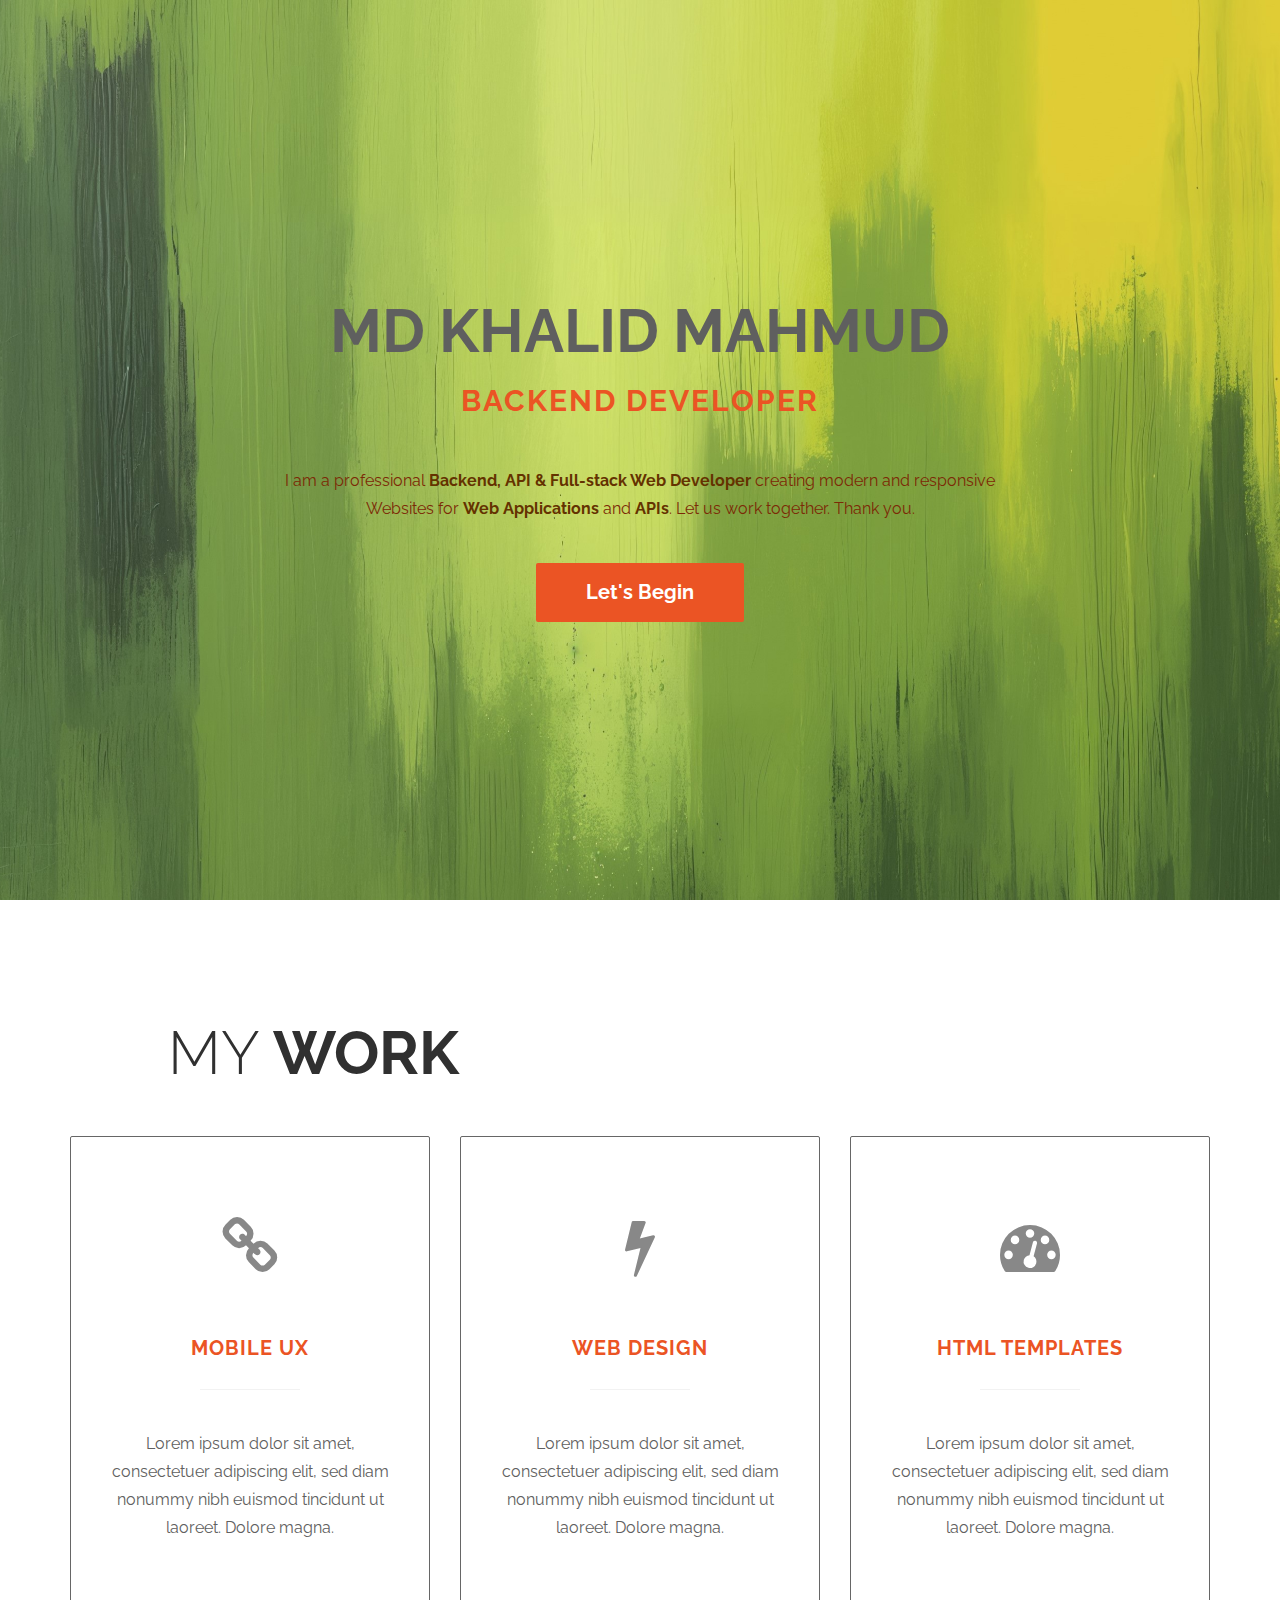
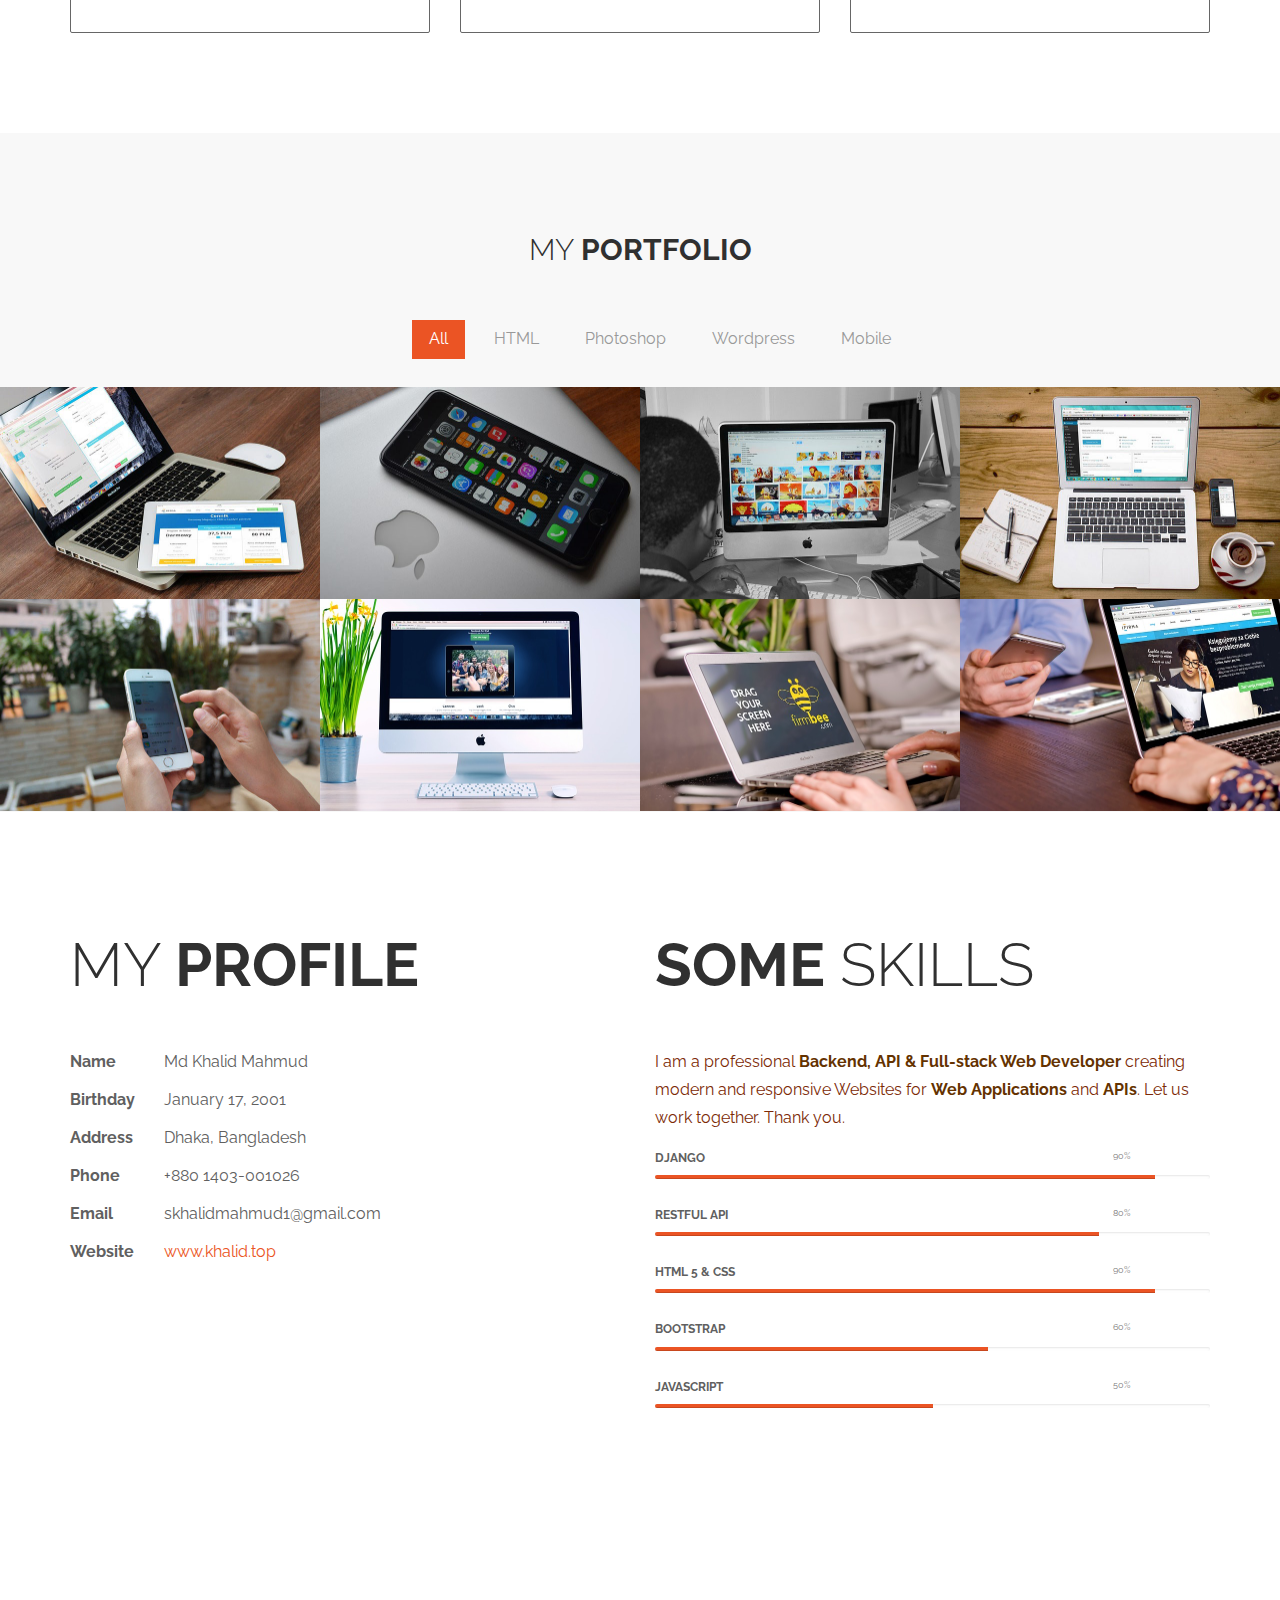
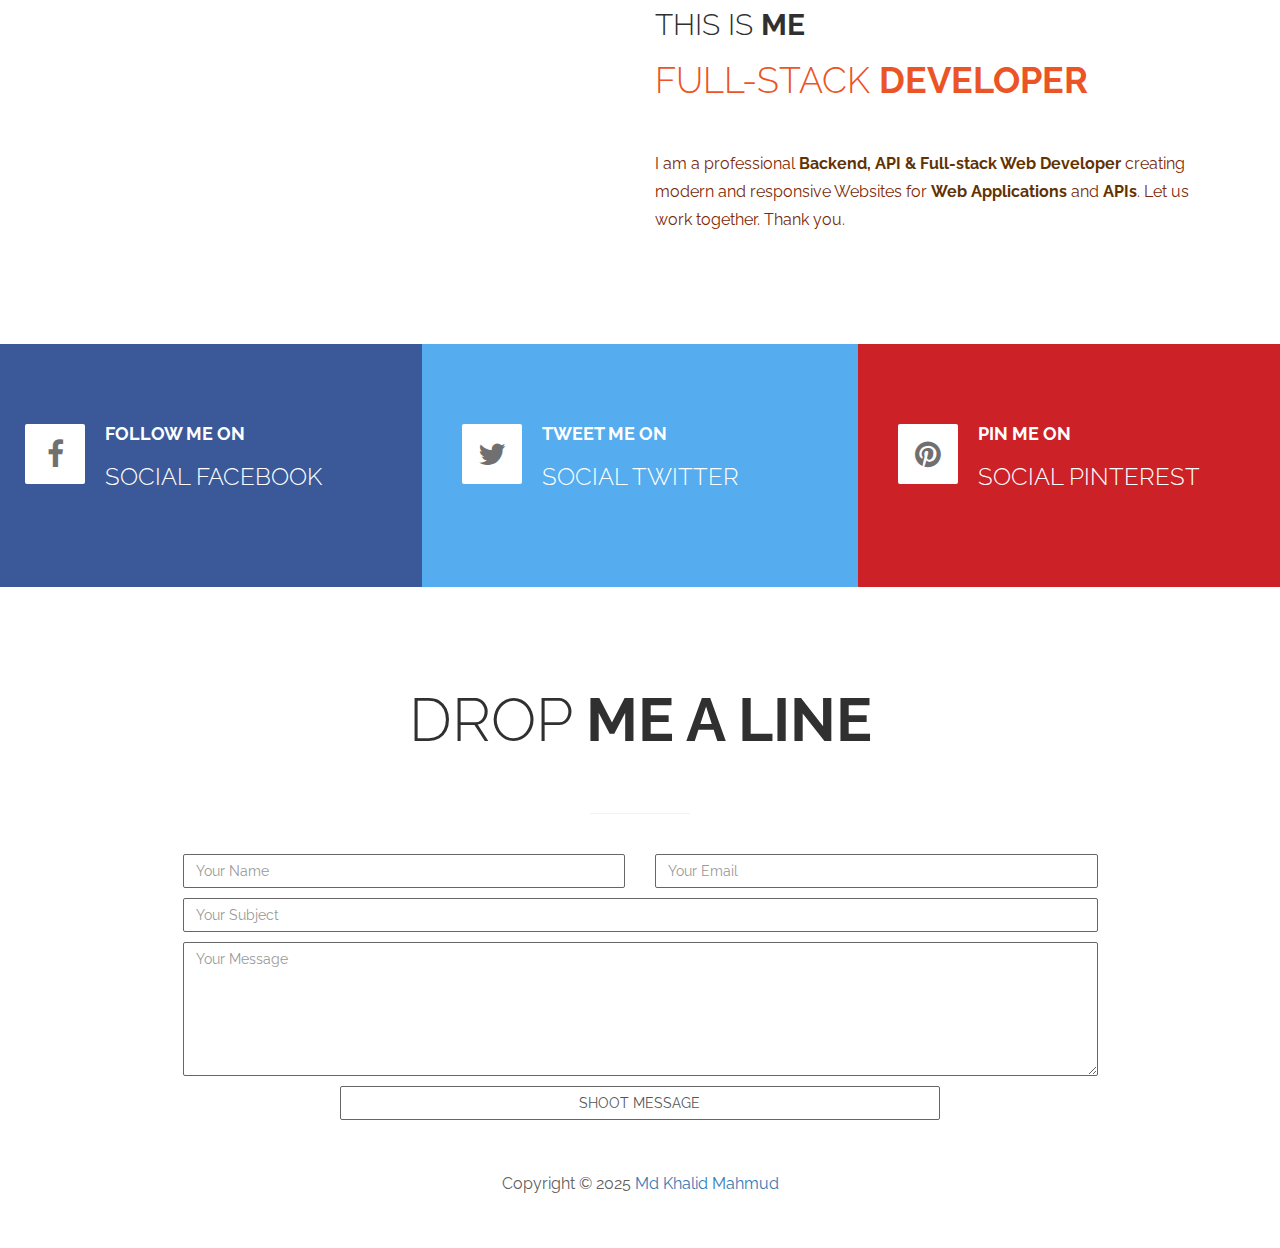
<file: .V2/index.html>
<!DOCTYPE html>
<html lang="en">
<head>
	<meta charset="utf-8">
	<meta http-equiv="X-UA-Compatible" content="IE=Edge">
	<meta name="viewport" content="width=device-width, initial-scale=1">
	<meta name="author" content="MD Khalid Mahmud, skhalidmahmud.github.io, skhalidmahmud, Khalid Mahmud, Khalid, linkedin.com/in/skhalidmahmud, github.com/skhalidmahmud, x.com/md_khalidmahmud, facebook.com/skhalidmahmud">
	<meta name="keywords" content="Khalid, MD Khalid Mahmud, skhalidmahmud.github.io, skhalidmahmud, Khalid Mahmud, AI & Web Developer, Backend Developer, personal profile, skills, education, experience, portfolio, resume, contact">
	<meta name="description" content="Khalid's personal profile page showcasing skills, education, and experience., AI & Web Developer, Backend Developer, MD Khalid Mahmud, skhalidmahmud.github.io, skhalidmahmud, Khalid Mahmud, Khalid, MD Khalid, skhalidmahmud.github.io, linkedin.com/in/skhalidmahmud, github.com/skhalidmahmud, x.com/md_khalidmahmud, facebook.com/skhalidmahmud">
	
	<title>Khalid | AI & Web Developer</title>

	<link rel="stylesheet" href="css/bootstrap.min.css">
	<link rel="stylesheet" href="css/font-awesome.min.css">
	<link rel="stylesheet" href="css/style.css">
	<link href='//fonts.googleapis.com/css?family=Raleway:400,300,600,700' rel='stylesheet' type='text/css'>
</head>
<body data-spy="scroll" data-target="#rock-navigation">
	<!-- START NAVIGATION -->
	<div class="navbar navbar-default bs-dos-nav navbar-fixed-top sticky-navigation" role="navigation">
		<div class="container">

			<div class="navbar-header">
				<button class="navbar-toggle" data-toggle="collapse" data-target="#rock-navigation">
					<span class="icon icon-bar"></span>
					<span class="icon icon-bar"></span>
					<span class="icon icon-bar"></span>
				</button>
				<a href="#" class="navbar-brand">KHALID MAHMUD</a>
			</div>
			<nav class="collapse navbar-collapse" id="rock-navigation">
				<ul class="nav navbar-nav navbar-right main-navigation text-uppercase">
					<li><a href="#home" class="smoothScroll">Home</a></li>
					<li><a href="#work" class="smoothScroll">My Work</a></li>
					<li><a href="#portfolio" class="smoothScroll">Portfolio</a></li>
					<li><a href="#resume" class="smoothScroll">Resume</a></li>
					<li><a href="#about" class="smoothScroll">About</a></li>
					<li><a href="#contact" class="smoothScroll">Contact</a></li>
				</ul>
			</nav>

		</div>
	</div>
	<!-- END NAVIGATION -->

	<!-- START HOME -->
	<section id="home" class="home">
		<div class="container">
			<div class="row">
				<div class="col-md-2 col-sm-1"></div>
				<div class="col-md-8 col-sm-10">
					<h1 class="tm-home-title"><strong>MD KHALID MAHMUD</strong></h1>
					<h2 class="tm-home-subtitle">Backend Developer</h2>
					<p class="w-color">I am a professional <strong class="b-color">Backend, API & Full-stack Web Developer</strong> creating modern and responsive Websites for <strong class="b-color">Web Applications</strong> and <strong class="b-color">APIs</strong>. Let us work together. Thank you.</p>
					<a href="#work" class="btn btn-default smoothScroll tm-view-more-btn">Let's Begin</a>
				</div>
				<div class="col-md-2 col-sm-1"></div>
			</div>
		</div>
	</section>
	<!-- END HOME -->

	<!-- START work -->
	<section id="work" class="tm-padding-top-bottom-100">
		<div class="container">
			<div class="row">
				<div class="col-md-offset-1 col-md-11">
					<h2 class="title">My <strong>Work</strong></h2>						
				</div>
				<div class="col-md-4 col-sm-4">
					<div class="work-wrapper">
						<i class="fa fa-link"></i>
						<h3 class="text-uppercase tm-work-h3">Mobile UX</h3>
						<hr>
						<p>Lorem ipsum dolor sit amet, consectetuer adipiscing elit, sed diam nonummy nibh euismod tincidunt ut laoreet. Dolore magna.</p>
					</div>
				</div>
				<div class="col-md-4 col-sm-4">
					<div class="work-wrapper">
						<i class="fa fa-flash"></i>
						<h3 class="text-uppercase tm-work-h3">Web Design</h3>
						<hr>
						<p>Lorem ipsum dolor sit amet, consectetuer adipiscing elit, sed diam nonummy nibh euismod tincidunt ut laoreet. Dolore magna.</p>
					</div>
				</div>
				<div class="col-md-4 col-sm-4">
					<div class="work-wrapper">
						<i class="fa fa-dashboard"></i>
						<h3 class="text-uppercase tm-work-h3">HTML Templates</h3>
						<hr>
						<p>Lorem ipsum dolor sit amet, consectetuer adipiscing elit, sed diam nonummy nibh euismod tincidunt ut laoreet. Dolore magna.</p>
					</div>
				</div>
			</div>
		</div>
	</section>
	<!-- END work -->

	<!-- START PORTFOLIO -->
	<section id="portfolio" class="tm-portfolio">
		<div class="container">
			<div class="row">
				<div class="col-md-12 wow bounce">
					<div class="title">
						<h2 class="tm-portfolio-title">My <strong>Portfolio</strong></h2>
					</div>

					<!-- START ISO SECTION -->
					<div class="iso-section">
						<ul class="filter-wrapper clearfix">
							<li><a href="#" class="opc-main-bg selected" data-filter="*">All</a></li>
							<li><a href="#" class="opc-main-bg" data-filter=".html">HTML</a></li>
							<li><a href="#" class="opc-main-bg" data-filter=".photoshop">Photoshop</a></li>
							<li><a href="#" class="opc-main-bg" data-filter=".wordpress">Wordpress</a></li>
							<li><a href="#" class="opc-main-bg" data-filter=".mobile">Mobile</a></li>
						</ul>
						<div class="iso-box-section">
							<div class="iso-box-wrapper col4-iso-box">
								<div class="iso-box html photoshop wordpress mobile col-md-3 col-sm-3 col-xs-12">
									<div class="portfolio-thumb">
										<img src="images/portfolio-img1.jpg" class="fluid-img" alt="portfolio img">
										<div class="portfolio-overlay">
											<h3 class="portfolio-item-title">UX Design</h3>
											<p>Lorem ipsum dolor sit amet, consectetuer adipiscing elit, sed diam nonumm.</p>
										</div>
									</div>
								</div>
								<div class="iso-box html wordpress mobile col-md-3 col-sm-3 col-xs-12">
									<div class="portfolio-thumb">
										<img src="images/portfolio-img2.jpg" class="fluid-img" alt="portfolio img">
										<div class="portfolio-overlay">
											<h3 class="portfolio-item-title">UX Design</h3>
											<p>Lorem ipsum dolor sit amet, consectetuer adipiscing elit, sed diam nonumm.</p>
										</div>
									</div>
								</div>
								<div class="iso-box wordpress col-md-3 col-sm-3 col-xs-12">
									<div class="portfolio-thumb">
										<img src="images/portfolio-img3.jpg" class="fluid-img" alt="portfolio img">
										<div class="portfolio-overlay">
											<h3 class="portfolio-item-title">UX Design</h3>
											<p>Lorem ipsum dolor sit amet, consectetuer adipiscing elit, sed diam nonumm.</p>
										</div>
									</div>
								</div>
								<div class="iso-box html mobile col-md-3 col-sm-3 col-xs-12">
									<div class="portfolio-thumb">
										<img src="images/portfolio-img4.jpg" class="fluid-img" alt="portfolio img">
										<div class="portfolio-overlay">
											<h3 class="portfolio-item-title">UX Design</h3>
											<p>Lorem ipsum dolor sit amet, consectetuer adipiscing elit, sed diam nonumm.</p>
										</div>
									</div>
								</div>
								<div class="iso-box wordpress col-md-3 col-sm-3 col-xs-12">
									<div class="portfolio-thumb">
										<img src="images/portfolio-img5.jpg" class="fluid-img" alt="portfolio img">
										<div class="portfolio-overlay">
											<h3 class="portfolio-item-title">UX Design</h3>
											<p>Lorem ipsum dolor sit amet, consectetuer adipiscing elit, sed diam nonumm.</p>
										</div>
									</div>
								</div>
								<div class="iso-box html photoshop col-md-3 col-sm-3 col-xs-12">
									<div class="portfolio-thumb">
										<img src="images/portfolio-img6.jpg" class="fluid-img" alt="portfolio img">
										<div class="portfolio-overlay">
											<h3 class="portfolio-item-title">UX Design</h3>
											<p>Lorem ipsum dolor sit amet, consectetuer adipiscing elit, sed diam nonumm.</p>
										</div>
									</div>
								</div>
								<div class="iso-box photoshop col-md-3 col-sm-3 col-xs-12">
									<div class="portfolio-thumb">
										<img src="images/portfolio-img7.jpg" class="fluid-img" alt="portfolio img">
										<div class="portfolio-overlay">
											<h3 class="portfolio-item-title">UX Design</h3>
											<p>Lorem ipsum dolor sit amet, consectetuer adipiscing elit, sed diam nonumm.</p>
										</div>
									</div>
								</div>
								<div class="iso-box wordpress col-md-3 col-sm-3 col-xs-12">
									<div class="portfolio-thumb">
										<img src="images/portfolio-img8.jpg" class="fluid-img" alt="portfolio img">
										<div class="portfolio-overlay">
											<h3 class="portfolio-item-title">UX Design</h3>
											<p>Lorem ipsum dolor sit amet, consectetuer adipiscing elit, sed diam nonumm.</p>
										</div>
									</div>
								</div>
							</div>
						</div>
					</div>
				</div>
			</div>
		</div>
	</section>
	<!-- END PORTFOLIO -->

	<!-- START RESUME -->
	<section id="resume" class="tm-padding-top-bottom-100">
		<div class="container">
			<div class="row">
				<div class="col-md-6 col-sm-6">					
					<h2 class="title">My <strong>Profile</strong></h2>
					<p><span class="tm-info-label">Name</span> Md Khalid Mahmud</p>
					<p><span class="tm-info-label">Birthday</span> January 17, 2001</p>
					<p><span class="tm-info-label">Address</span> Dhaka, Bangladesh</p>
					<p><span class="tm-info-label">Phone</span> +880 1403-001026</p>
					<p><span class="tm-info-label">Email</span> skhalidmahmud1@gmail.com</p>
					<p><span class="tm-info-label">Website</span> <a href="#" class="tm-red-text">www.khalid.top</a></p>
				</div>
				<div class="col-md-6 col-sm-6">
					<h2 class="title"><strong>Some</strong> Skills</h2>
					<p class="w-color">I am a professional <strong class="b-color">Backend, API & Full-stack Web Developer</strong> creating modern and responsive Websites for <strong class="b-color">Web Applications</strong> and <strong class="b-color">APIs</strong>. Let us work together. Thank you.</p>
					<h4 class="tm-progress-label">Django<small class="progress-percent-small">90%</small></h4>
					<div class="progress tm-progress">
						<div class="progress-bar progress-bar-danger" role="progressbar" aria-valuenow="90" aria-valuemin="0" aria-valuemax="100" style="width: 90%;"></div>
					</div>
					<h4 class="tm-progress-label">RESTful API<small class="progress-percent-small">80%</small></h4>
					<div class="progress tm-progress">
						<div class="progress-bar progress-bar-danger" role="progressbar" aria-valuenow="80" aria-valuemin="0" aria-valuemax="100" style="width: 80%;"></div>
					</div>
					<h4 class="tm-progress-label">HTML 5 & CSS<small class="progress-percent-small">90%</small></h4>
					<div class="progress tm-progress">
						<div class="progress-bar progress-bar-danger" role="progressbar" aria-valuenow="90" aria-valuemin="0" aria-valuemax="100" style="width: 90%;"></div>
					</div>
					<h4 class="tm-progress-label">Bootstrap<small class="progress-percent-small">60%</small></h4>
					<div class="progress tm-progress">
						<div class="progress-bar progress-bar-danger" role="progressbar" aria-valuenow="60" aria-valuemin="0" aria-valuemax="100" style="width: 60%;"></div>
					</div>
					<h4 class="tm-progress-label">JavaScript<small class="progress-percent-small">50%</small></h4>
					<div class="progress tm-progress">
						<div class="progress-bar progress-bar-danger" role="progressbar" aria-valuenow="50" aria-valuemin="0" aria-valuemax="100" style="width: 50%;"></div>
					</div>
				</div>
			</div>
		</div>
	</section>
	<!-- END RESUME -->

	<!-- START ABOUT -->
	<section id="about" class="tm-about">
		<div class="container">
			<div class="row">
				<div class="col-md-offset-6 col-md-6 col-sm-offset-6 col-sm-7">
					<div class="title">
						<h2>This is <strong>me</strong></h2>
						<h1 class="tm-red-text">Full-stack <strong>Developer</strong></h1>
					</div>
					<p class="w-color">I am a professional <strong class="b-color">Backend, API & Full-stack Web Developer</strong> creating modern and responsive Websites for <strong class="b-color">Web Applications</strong> and <strong class="b-color">APIs</strong>. Let us work together. Thank you.</p>
				</div>
			</div>
		</div>
	</section>
	<!-- END ABOUT -->

	<!-- START SOCIAL -->
	<section id="social" class="tm-social">
		<div class="container">
			<div class="row">
				<div class="col-md-4 col-sm-4 wow rotateInUpLeft" data-wow-delay="0.3s">
					<div class="media facebook">
						<a href="#">
							<div class="media-object pull-left">
								<i class="fa fa-facebook"></i>
							</div>
							<div class="media-body">
								<h4 class="media-heading tm-social-title">Follow me on</h4>
								<h3>Social Facebook</h3>
							</div>
						</a>
					</div>
				</div>
				<div class="col-md-4 col-sm-4 wow rotateInUpLeft" data-wow-delay="0.6s">
					<div class="media twitter">
						<a href="#">
							<div class="media-object pull-left">
								<i class="fa fa-twitter"></i>
							</div>
							<div class="media-body">
								<h4 class="media-heading tm-social-title">Tweet me on</h4>
								<h3>Social Twitter</h3>
							</div>
						</a>
					</div>
				</div>
				<div class="col-md-4 col-sm-4 wow rotateInUpLeft" data-wow-delay="0.9s">
					<div class="media pinterest">
						<a href="#">
							<div class="media-object pull-left">
								<i class="fa fa-pinterest"></i>
							</div>
							<div class="media-body">
								<h4 class="media-heading tm-social-title">Pin me on</h4>
								<h3>Social Pinterest</h3>
							</div>
						</a>
					</div>
				</div>
			</div>
		</div>
	</section>
	<!-- END SOCIAL -->

	<!-- START CONTACT -->
	<section id="contact" class="tm-contact">
		<div class="container">
			<div class="row">
				<div class="col-md-12">					
					<h2 class="title">Drop <strong>me a line</strong></h2>
					<hr>					
				</div>
				<div class="col-md-1 col-sm-1"></div>
				<div class="col-md-10 col-sm-10">
					<form action="#" method="post">
						<div class="col-md-6 col-sm-6">
							<input class="form-control" type="text" placeholder="Your Name">
						</div>
						<div class="col-md-6 col-sm-6">
							<input class="form-control" type="email" placeholder="Your Email">
						</div>
						<div class="col-md-12 col-sm-12">
							<input class="form-control" type="text" placeholder="Your Subject">
							<textarea class="form-control" placeholder="Your Message" rows="6"></textarea>
						</div>
						<div class="col-md-offset-2 col-md-8 col-sm-offset-2 col-sm-8">
							<input class="form-control" type="submit" value="SHOOT MESSAGE">
						</div>
					</form>
				</div>
				<div class="col-md-1 col-sm-1"></div>
				<div class="col-md-12 col-sm-12">
					<p>Copyright &copy; 2025 <a rel="nofollow noopener" href="https://skhalidmahmud.github.io">Md Khalid Mahmud</a>
				</div>
			</div>
		</div>
	</section>
	<!-- END CONTACT -->
	<script src="js/jquery.js"></script>
	<script src="js/bootstrap.min.js"></script>
	<script src="js/smoothscroll.js"></script>
	<script src="js/jquery.nav.js"></script>
	<script src="js/isotope.js"></script>
	<script src="js/imagesloaded.min.js"></script>
	<script src="js/custom.js"></script>
</body>
</html>
</file>
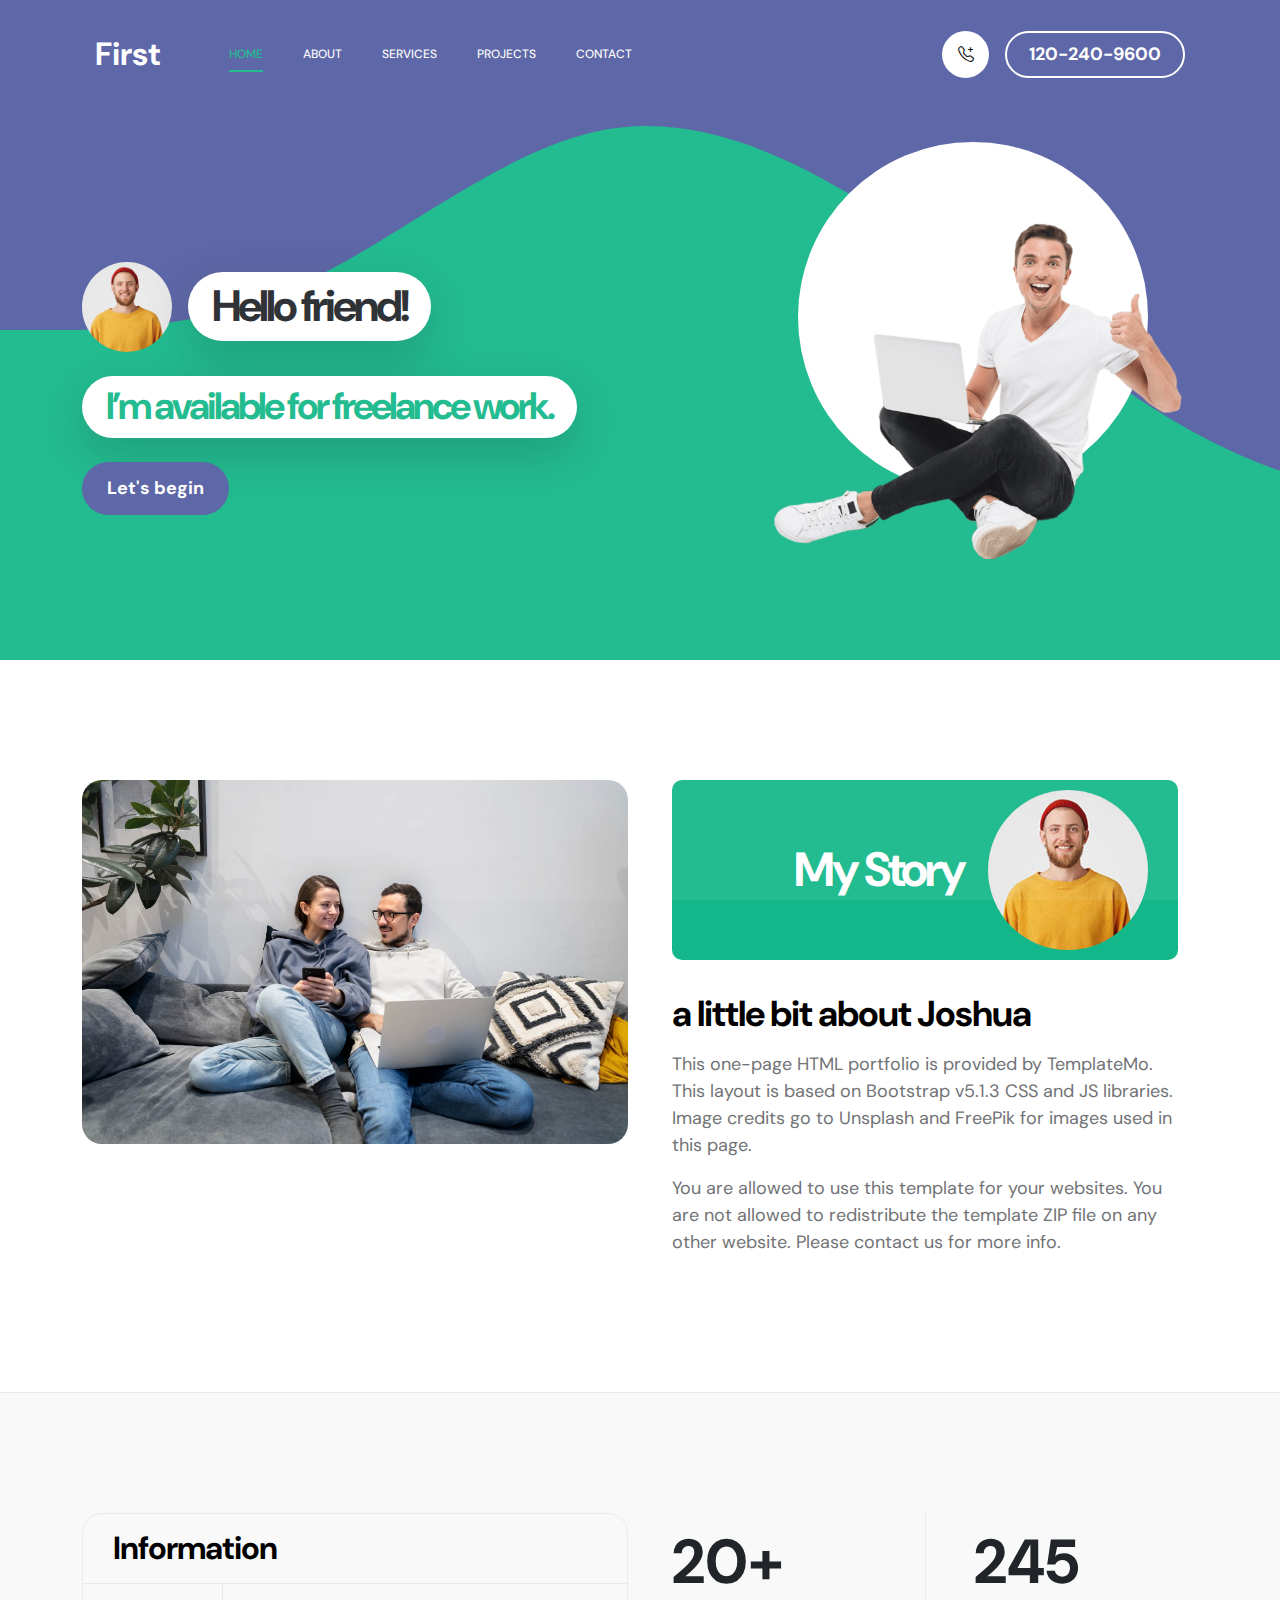
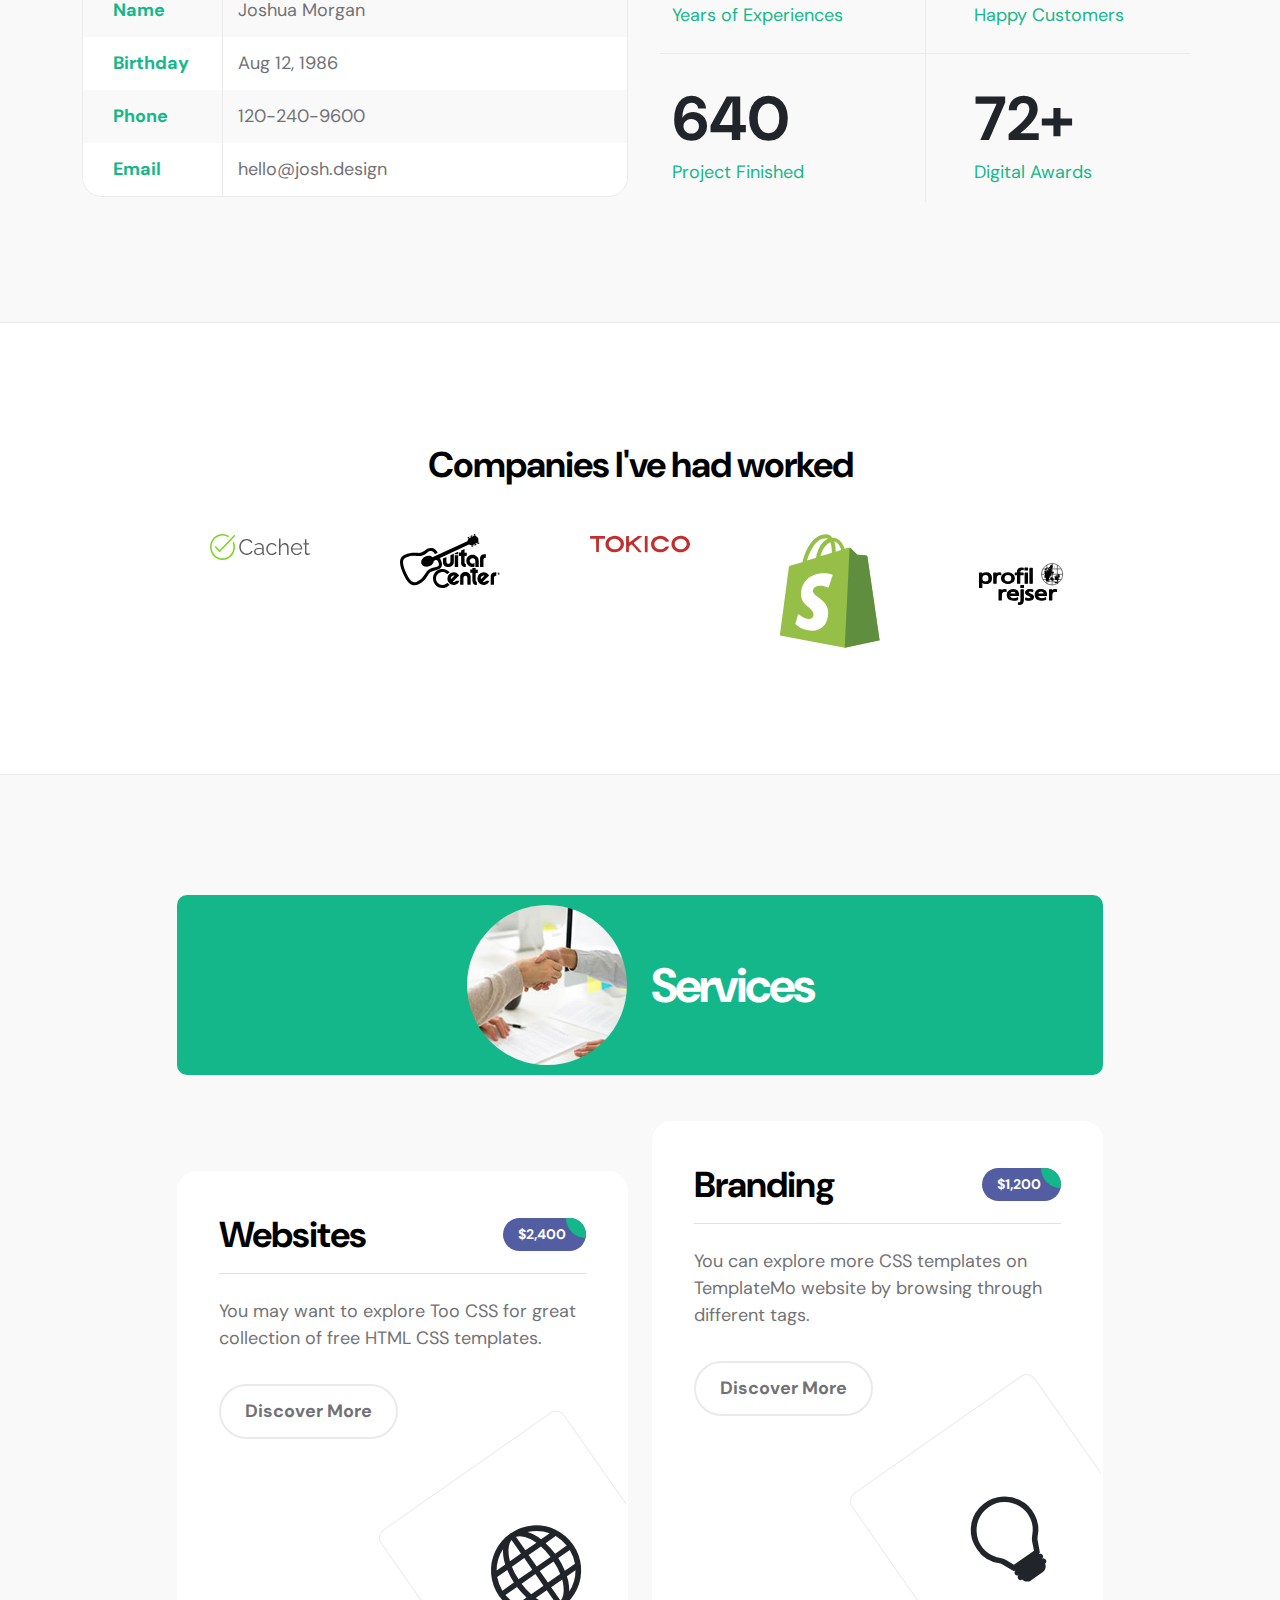
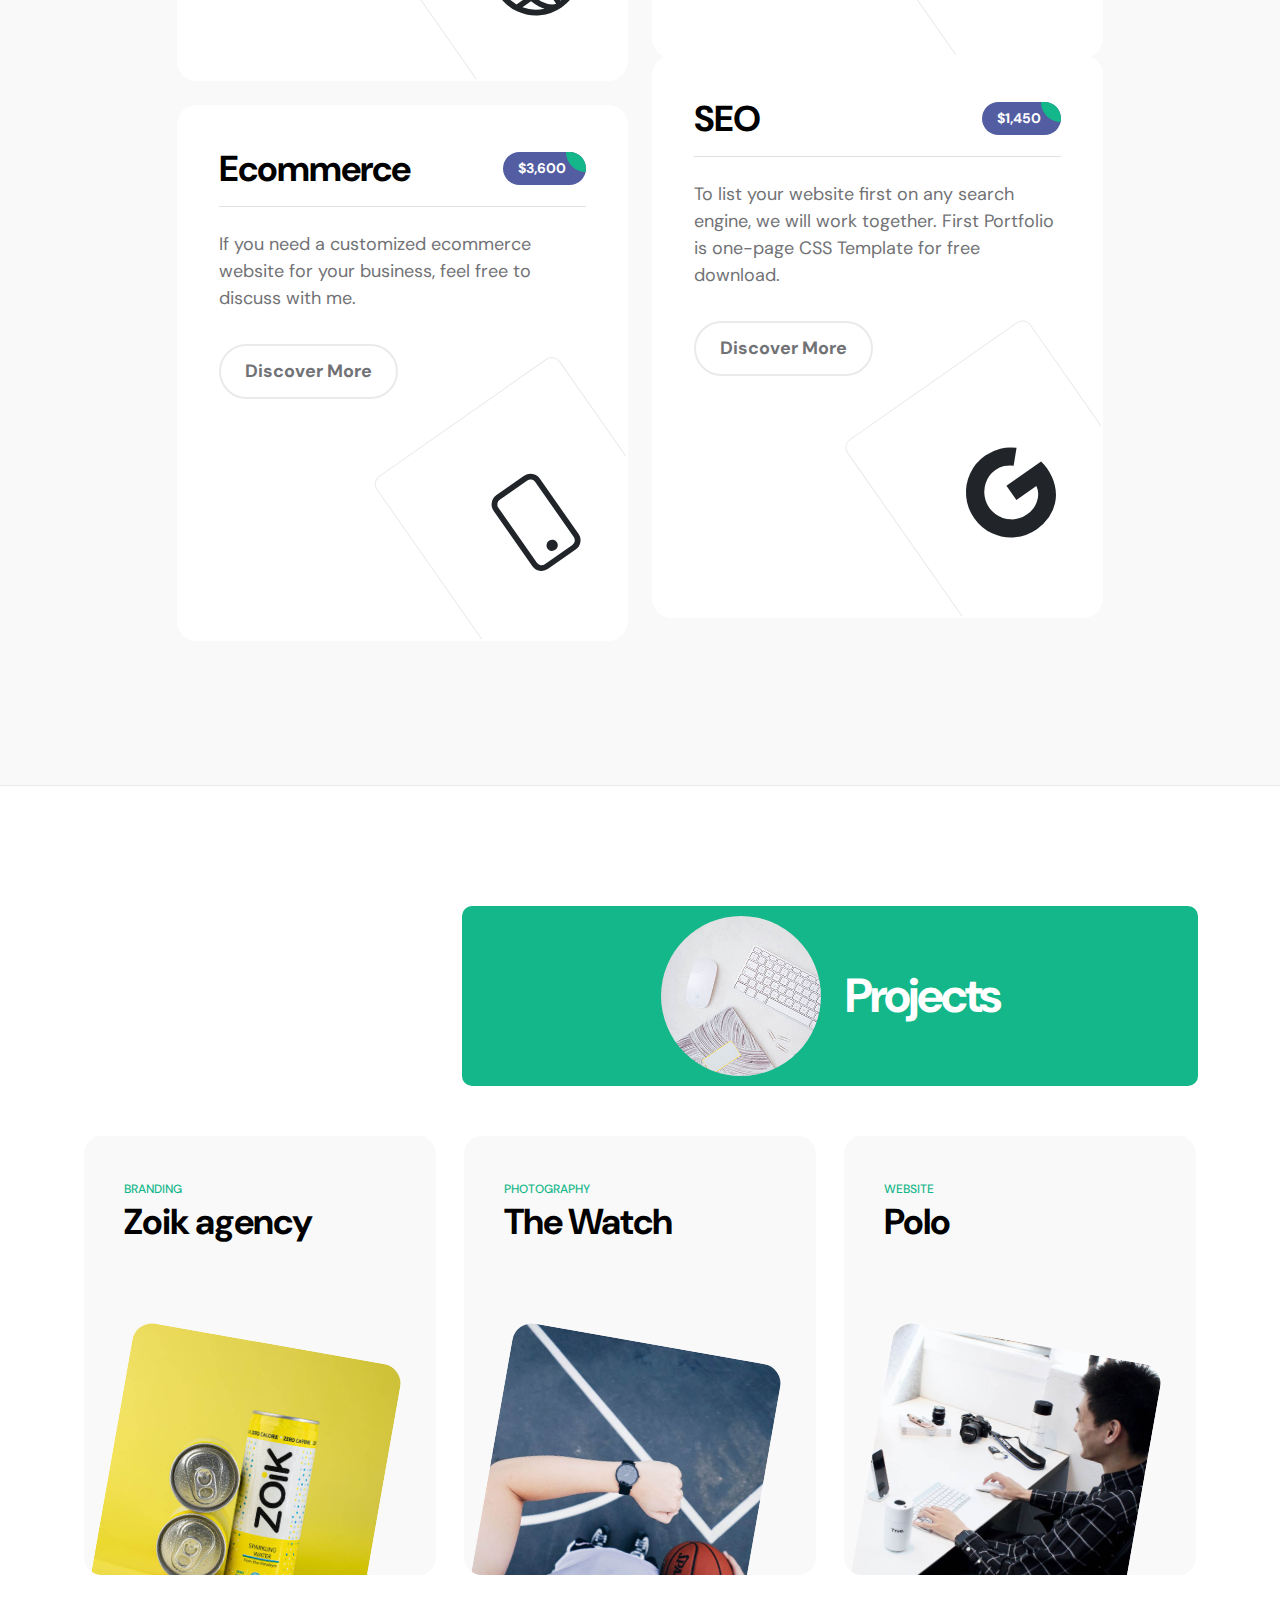
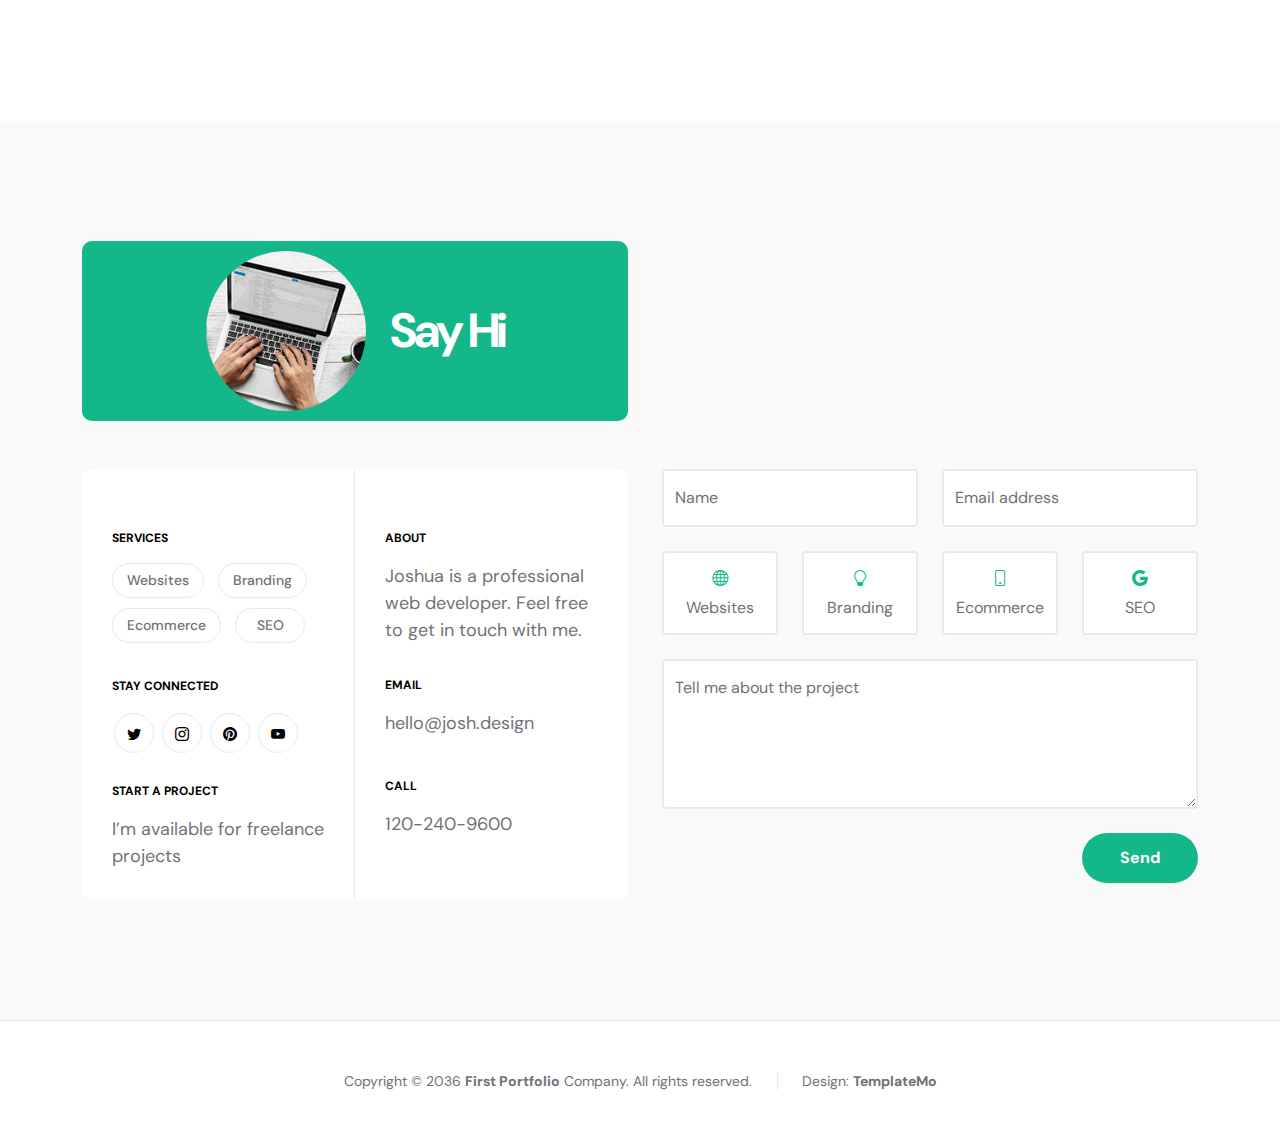
<file: 1. first_portfolio/index.html>
<!doctype html>
<html lang="en">
    <head>
        <meta charset="utf-8">
        <meta name="viewport" content="width=device-width, initial-scale=1">

        <meta name="description" content="">
        <meta name="author" content="TemplateMo">

        <title>First Portfolio Bootstrap 5 Theme</title>

        <!-- CSS FILES -->
        <link rel="preconnect" href="https://fonts.googleapis.com">
        
        <link rel="preconnect" href="https://fonts.gstatic.com" crossorigin>
        
        <link href="https://fonts.googleapis.com/css2?family=DM+Sans:wght@400;500;700&display=swap" rel="stylesheet">

        <link href="css/bootstrap.min.css" rel="stylesheet">

        <link href="css/bootstrap-icons.css" rel="stylesheet">

        <link href="css/magnific-popup.css" rel="stylesheet">

        <link href="css/templatemo-first-portfolio-style.css" rel="stylesheet">
        
<!--

TemplateMo 578 First Portfolio

https://templatemo.com/tm-578-first-portfolio

-->
    </head>
    
    <body>

        <section class="preloader">
            <div class="spinner">
                <span class="spinner-rotate"></span>    
            </div>
        </section>

        <nav class="navbar navbar-expand-lg">
            <div class="container">

                <button class="navbar-toggler" type="button" data-bs-toggle="collapse" data-bs-target="#navbarNav" aria-controls="navbarNav" aria-expanded="false" aria-label="Toggle navigation">
                    <span class="navbar-toggler-icon"></span>
                </button>

                <a href="index.html" class="navbar-brand mx-auto mx-lg-0">First</a>

                <div class="d-flex align-items-center d-lg-none">
                    <i class="navbar-icon bi-telephone-plus me-3"></i>
                    <a class="custom-btn btn" href="#section_5">
                        120-240-9600
                    </a>
                </div>

                <div class="collapse navbar-collapse" id="navbarNav">
                    <ul class="navbar-nav ms-lg-5">
                        <li class="nav-item">
                            <a class="nav-link click-scroll" href="#section_1">Home</a>
                        </li>

                        <li class="nav-item">
                            <a class="nav-link click-scroll" href="#section_2">About</a>
                        </li>

                        <li class="nav-item">
                            <a class="nav-link click-scroll" href="#section_3">Services</a>
                        </li>

                        <li class="nav-item">
                            <a class="nav-link click-scroll" href="#section_4">Projects</a>
                        </li>

                        <li class="nav-item">
                            <a class="nav-link click-scroll" href="#section_5">Contact</a>
                        </li>
                    </ul>

                    <div class="d-lg-flex align-items-center d-none ms-auto">
                        <i class="navbar-icon bi-telephone-plus me-3"></i>
                        <a class="custom-btn btn" href="#section_5">
                            120-240-9600
                        </a>
                    </div>
                </div>

            </div>
        </nav>

        <main>

            <section class="hero d-flex justify-content-center align-items-center" id="section_1">
                <div class="container">
                    <div class="row">

                        <div class="col-lg-7 col-12">
                            <div class="hero-text">
                                <div class="hero-title-wrap d-flex align-items-center mb-4">
                                    <img src="images/happy-bearded-young-man.jpg" class="avatar-image avatar-image-large img-fluid" alt="">

                                    <h1 class="hero-title ms-3 mb-0">Hello friend!</h1>
                                </div>

                                <h2 class="mb-4">I’m available for freelance work.</h2>
                                <p class="mb-4"><a class="custom-btn btn custom-link" href="#section_2">Let's begin</a></p>
                            </div>
                        </div>

                        <div class="col-lg-5 col-12 position-relative">
                            <div class="hero-image-wrap"></div>
                            <img src="images/portrait-happy-excited-man-holding-laptop-computer.png" class="hero-image img-fluid" alt="">
                        </div>

                    </div>
                </div>

                <svg xmlns="http://www.w3.org/2000/svg" viewBox="0 0 1440 320"><path fill="#535da1" fill-opacity="1" d="M0,160L24,160C48,160,96,160,144,138.7C192,117,240,75,288,64C336,53,384,75,432,106.7C480,139,528,181,576,208C624,235,672,245,720,240C768,235,816,213,864,186.7C912,160,960,128,1008,133.3C1056,139,1104,181,1152,202.7C1200,224,1248,224,1296,197.3C1344,171,1392,117,1416,90.7L1440,64L1440,0L1416,0C1392,0,1344,0,1296,0C1248,0,1200,0,1152,0C1104,0,1056,0,1008,0C960,0,912,0,864,0C816,0,768,0,720,0C672,0,624,0,576,0C528,0,480,0,432,0C384,0,336,0,288,0C240,0,192,0,144,0C96,0,48,0,24,0L0,0Z"></path></svg>
            </section>


            <section class="about section-padding" id="section_2">
                <div class="container">
                    <div class="row">

                        <div class="col-lg-6 col-12">
                            <img src="images/couple-working-from-home-together-sofa.jpg" class="about-image img-fluid" alt="">
                        </div>

                        <div class="col-lg-6 col-12 mt-5 mt-lg-0">
                            <div class="about-thumb">

                                <div class="section-title-wrap d-flex justify-content-end align-items-center mb-4">
                                    <h2 class="text-white me-4 mb-0">My Story</h2>

                                    <img src="images/happy-bearded-young-man.jpg" class="avatar-image img-fluid" alt="">
                                </div>

                                <h3 class="pt-2 mb-3">a little bit about Joshua</h3>

                                <p>This one-page HTML portfolio is provided by <a href="https://templatemo.com" target="_blank">TemplateMo</a>. This layout is based on Bootstrap v5.1.3 CSS and JS libraries. Image credits go to <a href="https://unsplash.com" target="_blank">Unsplash</a> and <a href="https://freepik.com" target="_blank">FreePik</a> for images used in this page.</p>

                                <p>You are allowed to use this template for your websites. You are not allowed to redistribute the template ZIP file on any other website. Please <a href="https://templatemo.com/contact" target="_blank">contact us</a> for more info.</p>
                            </div>
                        </div>

                    </div>
                </div>
            </section>

            <section class="featured section-padding">
                <div class="container">
                    <div class="row">

                        <div class="col-lg-6 col-12">
                            <div class="profile-thumb">
                                <div class="profile-title">
                                    <h4 class="mb-0">Information</h4>
                                </div>

                                <div class="profile-body">
                                    <p>
                                        <span class="profile-small-title">Name</span> 
                                        <span>Joshua Morgan</span>
                                    </p>

                                    <p>
                                        <span class="profile-small-title">Birthday</span> 
                                        <span>Aug 12, 1986</span>
                                    </p>

                                    <p>
                                        <span class="profile-small-title">Phone</span> 
                                         <span><a href="tel: 305-240-9671">120-240-9600</a></span>
                                    </p>

                                    <p>
                                        <span class="profile-small-title">Email</span> 
                                        <span><a href="mailto:hello@josh.design">hello@josh.design</a></span>
                                    </p>
                                </div>
                            </div>
                        </div>

                        <div class="col-lg-6 col-12 mt-5 mt-lg-0">
                            <div class="about-thumb">
                                <div class="row">
                                    <div class="col-lg-6 col-6 featured-border-bottom py-2">
                                        <strong class="featured-numbers">20+</strong>

                                        <p class="featured-text">Years of Experiences</p>
                                    </div>

                                    <div class="col-lg-6 col-6 featured-border-start featured-border-bottom ps-5 py-2">
                                        <strong class="featured-numbers">245</strong>

                                        <p class="featured-text">Happy Customers</p>
                                    </div>

                                    <div class="col-lg-6 col-6 pt-4">
                                        <strong class="featured-numbers">640</strong>

                                        <p class="featured-text">Project Finished</p>
                                    </div>

                                    <div class="col-lg-6 col-6 featured-border-start ps-5 pt-4">
                                        <strong class="featured-numbers">72+</strong>

                                        <p class="featured-text">Digital Awards</p>
                                    </div>
                                </div>
                            </div>
                        </div>

                    </div>
                </div>
            </section>


            <section class="clients section-padding">
                <div class="container">
                    <div class="row align-items-center">

                        <div class="col-lg-12 col-12">
                            <h3 class="text-center mb-5">Companies I've had worked</h3>
                        </div>

                        <div class="col-lg-2 col-4 ms-auto clients-item-height">
                            <img src="images/clients/cachet.svg" class="clients-image img-fluid" alt="">
                        </div>

                        <div class="col-lg-2 col-4 clients-item-height">
                            <img src="images/clients/guitar-center.svg" class="clients-image img-fluid" alt="">
                        </div>

                        <div class="col-lg-2 col-4 clients-item-height">
                            <img src="images/clients/tokico.svg" class="clients-image img-fluid" alt="">
                        </div>

                        <div class="col-lg-2 col-4 clients-item-height">
                            <img src="images/clients/shopify.svg" class="clients-image img-fluid" alt="">
                        </div>

                        <div class="col-lg-2 col-4 me-auto clients-item-height">
                            <img src="images/clients/profil-rejser.svg" class="clients-image img-fluid" alt="">
                        </div>

                    </div>
                </div>
            </section>


            <section class="services section-padding" id="section_3">
                <div class="container">
                    <div class="row">

                        <div class="col-lg-10 col-12 mx-auto">
                            <div class="section-title-wrap d-flex justify-content-center align-items-center mb-5">
                                <img src="images/handshake-man-woman-after-signing-business-contract-closeup.jpg" class="avatar-image img-fluid" alt="">

                                <h2 class="text-white ms-4 mb-0">Services</h2>
                            </div>

                            <div class="row pt-lg-5">
                                <div class="col-lg-6 col-12">
                                    <div class="services-thumb">
                                        <div class="d-flex flex-wrap align-items-center border-bottom mb-4 pb-3">
                                            <h3 class="mb-0">Websites</h3>

                                            <div class="services-price-wrap ms-auto">
                                                <p class="services-price-text mb-0">$2,400</p>
                                                <div class="services-price-overlay"></div>
                                            </div>
                                        </div>

                                        <p>You may want to explore Too CSS for great collection of free HTML CSS templates.</p>

                                        <a href="#" class="custom-btn custom-border-btn btn mt-3">Discover More</a>

                                        <div class="services-icon-wrap d-flex justify-content-center align-items-center">
                                            <i class="services-icon bi-globe"></i>
                                        </div>
                                    </div>
                                </div>

                                <div class="col-lg-6 col-12">
                                    <div class="services-thumb services-thumb-up">
                                        <div class="d-flex flex-wrap align-items-center border-bottom mb-4 pb-3">
                                            <h3 class="mb-0">Branding</h3>

                                            <div class="services-price-wrap ms-auto">
                                                <p class="services-price-text mb-0">$1,200</p>
                                                <div class="services-price-overlay"></div>
                                            </div>
                                        </div>

                                        <p>You can explore more CSS templates on TemplateMo website by browsing through different tags.</p>

                                        <a href="#" class="custom-btn custom-border-btn btn mt-3">Discover More</a>

                                        <div class="services-icon-wrap d-flex justify-content-center align-items-center">
                                            <i class="services-icon bi-lightbulb"></i>
                                        </div>
                                    </div>
                                </div>

                                <div class="col-lg-6 col-12">
                                    <div class="services-thumb">
                                        <div class="d-flex flex-wrap align-items-center border-bottom mb-4 pb-3">
                                            <h3 class="mb-0">Ecommerce</h3>

                                            <div class="services-price-wrap ms-auto">
                                                <p class="services-price-text mb-0">$3,600</p>
                                                <div class="services-price-overlay"></div>
                                            </div>
                                        </div>

                                        <p>If you need a customized ecommerce website for your business, feel free to discuss with me.</p>

                                        <a href="#" class="custom-btn custom-border-btn btn mt-3">Discover More</a>

                                        <div class="services-icon-wrap d-flex justify-content-center align-items-center">
                                            <i class="services-icon bi-phone"></i>
                                        </div>
                                    </div>
                                </div>

                                <div class="col-lg-6 col-12">
                                    <div class="services-thumb services-thumb-up">
                                        <div class="d-flex flex-wrap align-items-center border-bottom mb-4 pb-3">
                                            <h3 class="mb-0">SEO</h3>

                                            <div class="services-price-wrap ms-auto">
                                                <p class="services-price-text mb-0">$1,450</p>
                                                <div class="services-price-overlay"></div>
                                            </div>
                                        </div>

                                        <p>To list your website first on any search engine, we will work together. First Portfolio is one-page CSS Template for free download.</p>

                                        <a href="#" class="custom-btn custom-border-btn btn mt-3">Discover More</a>

                                        <div class="services-icon-wrap d-flex justify-content-center align-items-center">
                                            <i class="services-icon bi-google"></i>
                                        </div>
                                    </div>
                                </div>
                            </div>
                        </div>
                    </div>
                </div>
            </section>


            <section class="projects section-padding" id="section_4">
                <div class="container">
                    <div class="row">

                        <div class="col-lg-8 col-md-8 col-12 ms-auto">
                            <div class="section-title-wrap d-flex justify-content-center align-items-center mb-4">
                                <img src="images/white-desk-work-study-aesthetics.jpg" class="avatar-image img-fluid" alt="">

                                <h2 class="text-white ms-4 mb-0">Projects</h2>
                            </div>
                        </div>

                        <div class="clearfix"></div>

                        <div class="col-lg-4 col-md-6 col-12">
                            <div class="projects-thumb">
                                <div class="projects-info">
                                    <small class="projects-tag">Branding</small>

                                    <h3 class="projects-title">Zoik agency</h3>
                                </div>

                                <a href="images/projects/nikhil-KO4io-eCAXA-unsplash.jpg" class="popup-image">
                                    <img src="images/projects/nikhil-KO4io-eCAXA-unsplash.jpg" class="projects-image img-fluid" alt="">
                                </a>
                            </div>
                        </div>

                        <div class="col-lg-4 col-md-6 col-12">
                            <div class="projects-thumb">
                                <div class="projects-info">
                                    <small class="projects-tag">Photography</small>

                                    <h3 class="projects-title">The Watch</h3>
                                </div>

                                <a href="images/projects/the-5th-IQYR7N67dhM-unsplash.jpg" class="popup-image">
                                    <img src="images/projects/the-5th-IQYR7N67dhM-unsplash.jpg" class="projects-image img-fluid" alt="">
                                </a>
                            </div>
                        </div>

                        <div class="col-lg-4 col-md-6 col-12">
                            <div class="projects-thumb">
                                <div class="projects-info">
                                    <small class="projects-tag">Website</small>

                                    <h3 class="projects-title">Polo</h3>
                                </div>

                                <a href="images/projects/true-agency-9Bjog5FZ-oc-unsplash.jpg" class="popup-image">
                                    <img src="images/projects/true-agency-9Bjog5FZ-oc-unsplash.jpg" class="projects-image img-fluid" alt="">
                                </a>
                            </div>
                        </div>

                    </div>
                </div>
            </section>

            <section class="contact section-padding" id="section_5">
                    <div class="container">
                        <div class="row">

                            <div class="col-lg-6 col-md-8 col-12">
                                <div class="section-title-wrap d-flex justify-content-center align-items-center mb-5">
                                    <img src="images/aerial-view-man-using-computer-laptop-wooden-table.jpg" class="avatar-image img-fluid" alt="">

                                    <h2 class="text-white ms-4 mb-0">Say Hi</h2>
                                </div>
                            </div>

                            <div class="clearfix"></div>

                            <div class="col-lg-3 col-md-6 col-12 pe-lg-0">
                                <div class="contact-info contact-info-border-start d-flex flex-column">
                                    <strong class="site-footer-title d-block mb-3">Services</strong>

                                    <ul class="footer-menu">
                                        <li class="footer-menu-item"><a href="#" class="footer-menu-link">Websites</a></li>

                                        <li class="footer-menu-item"><a href="#" class="footer-menu-link">Branding</a></li>

                                        <li class="footer-menu-item"><a href="#" class="footer-menu-link">Ecommerce</a></li>

                                        <li class="footer-menu-item"><a href="#" class="footer-menu-link">SEO</a></li>
                                    </ul>

                                    <strong class="site-footer-title d-block mt-4 mb-3">Stay connected</strong>

                                    <ul class="social-icon">
                                        <li class="social-icon-item"><a href="https://twitter.com/minthu" class="social-icon-link bi-twitter"></a></li>

                                        <li class="social-icon-item"><a href="#" class="social-icon-link bi-instagram"></a></li>

                                        <li class="social-icon-item"><a href="#" class="social-icon-link bi-pinterest"></a></li>

                                        <li class="social-icon-item"><a href="https://www.youtube.com/templatemo" class="social-icon-link bi-youtube"></a></li>
                                    </ul>

                                    <strong class="site-footer-title d-block mt-4 mb-3">Start a project</strong>

                                    <p class="mb-0">I’m available for freelance projects</p>
                                </div>
                            </div>

                            <div class="col-lg-3 col-md-6 col-12 ps-lg-0">
                                <div class="contact-info d-flex flex-column">
                                    <strong class="site-footer-title d-block mb-3">About</strong>

                                    <p class="mb-2">
                                        Joshua is a professional web developer. Feel free to get in touch with me.
                              </p>

                                    <strong class="site-footer-title d-block mt-4 mb-3">Email</strong>

                                    <p>
                                        <a href="mailto:hello@josh.design">
                                            hello@josh.design
                                        </a>
                                    </p>

                                    <strong class="site-footer-title d-block mt-4 mb-3">Call</strong>

                                    <p class="mb-0">
                                        <a href="tel: 120-240-9600">
                                            120-240-9600
                                        </a>
                                    </p>
                                </div>
                            </div>

                            <div class="col-lg-6 col-12 mt-5 mt-lg-0">
                                <form action="#" method="get" class="custom-form contact-form" role="form">
                                    <div class="row">
                                        <div class="col-lg-6 col-md-6 col-12">
                                            <div class="form-floating">
                                                <input type="text" name="name" id="name" class="form-control" placeholder="Name" required="">
                                                
                                                <label for="floatingInput">Name</label>
                                            </div>
                                        </div>

                                        <div class="col-lg-6 col-md-6 col-12"> 
                                            <div class="form-floating">
                                                <input type="email" name="email" id="email" pattern="[^ @]*@[^ @]*" class="form-control" placeholder="Email address" required="">
                                                
                                                <label for="floatingInput">Email address</label>
                                            </div>
                                        </div>

                                        <div class="col-lg-3 col-md-6 col-6">
                                            <div class="form-check form-check-inline">
                                                <input name="website" type="checkbox" class="form-check-input" id="inlineCheckbox1" value="1">

                                                <label class="form-check-label" for="inlineCheckbox1">
                                                    <i class="bi-globe form-check-icon"></i>
                                                    <span class="form-check-label-text">Websites</span>
                                                </label>
                                          </div>
                                        </div>

                                        <div class="col-lg-3 col-md-6 col-6">
                                            <div class="form-check form-check-inline">
                                                <input name="branding" type="checkbox" class="form-check-input" id="inlineCheckbox2" value="1">

                                                <label class="form-check-label" for="inlineCheckbox2">
                                                    <i class="bi-lightbulb form-check-icon"></i>
                                                    <span class="form-check-label-text">Branding</span>
                                                </label>
                                            </div>
                                        </div>

                                        <div class="col-lg-3 col-md-6 col-6">
                                            <div class="form-check form-check-inline">
                                                <input name="ecommerce" type="checkbox" class="form-check-input" id="inlineCheckbox3" value="1">

                                                <label class="form-check-label" for="inlineCheckbox3">
                                                    <i class="bi-phone form-check-icon"></i>
                                                    <span class="form-check-label-text">Ecommerce</span>
                                                </label>
                                            </div>
                                        </div>

                                        <div class="col-lg-3 col-md-6 col-6">
                                            <div class="form-check form-check-inline me-0">
                                                <input name="seo" type="checkbox" class="form-check-input" id="inlineCheckbox4" value="1">

                                                <label class="form-check-label" for="inlineCheckbox4">
                                                    <i class="bi-google form-check-icon"></i>
                                                    <span class="form-check-label-text">SEO</span>
                                                </label>
                                            </div>
                                        </div>

                                        <div class="col-lg-12 col-12">
                                            <div class="form-floating">
                                                <textarea class="form-control" id="message" name="message" placeholder="Tell me about the project"></textarea>
                                                
                                                <label for="floatingTextarea">Tell me about the project</label>
                                            </div>
                                        </div>

                                        <div class="col-lg-3 col-12 ms-auto">
                                            <button type="submit" class="form-control">Send</button>
                                        </div>

                                    </div>
                                </form>
                            </div>

                        </div>
                    </div>
                </div>
            </section>

        </main>

        <footer class="site-footer">
            <div class="container">
                <div class="row">

                    <div class="col-lg-12 col-12">
                        <div class="copyright-text-wrap">
                            <p class="mb-0">
                                <span class="copyright-text">Copyright © 2036 <a href="#">First Portfolio</a> Company. All rights reserved.</span>
                                Design: 
                                <a rel="sponsored" href="https://templatemo.com" target="_blank">TemplateMo</a>
                            </p>
                        </div>
                    </div>

                </div>
            </div>
        </footer>

        <!-- JAVASCRIPT FILES -->
        <script src="js/jquery.min.js"></script>
        <script src="js/bootstrap.min.js"></script>
        <script src="js/jquery.sticky.js"></script>
        <script src="js/click-scroll.js"></script>
        <script src="js/jquery.magnific-popup.min.js"></script>
        <script src="js/magnific-popup-options.js"></script>
        <script src="js/custom.js"></script>

    </body>
</html>
</file>
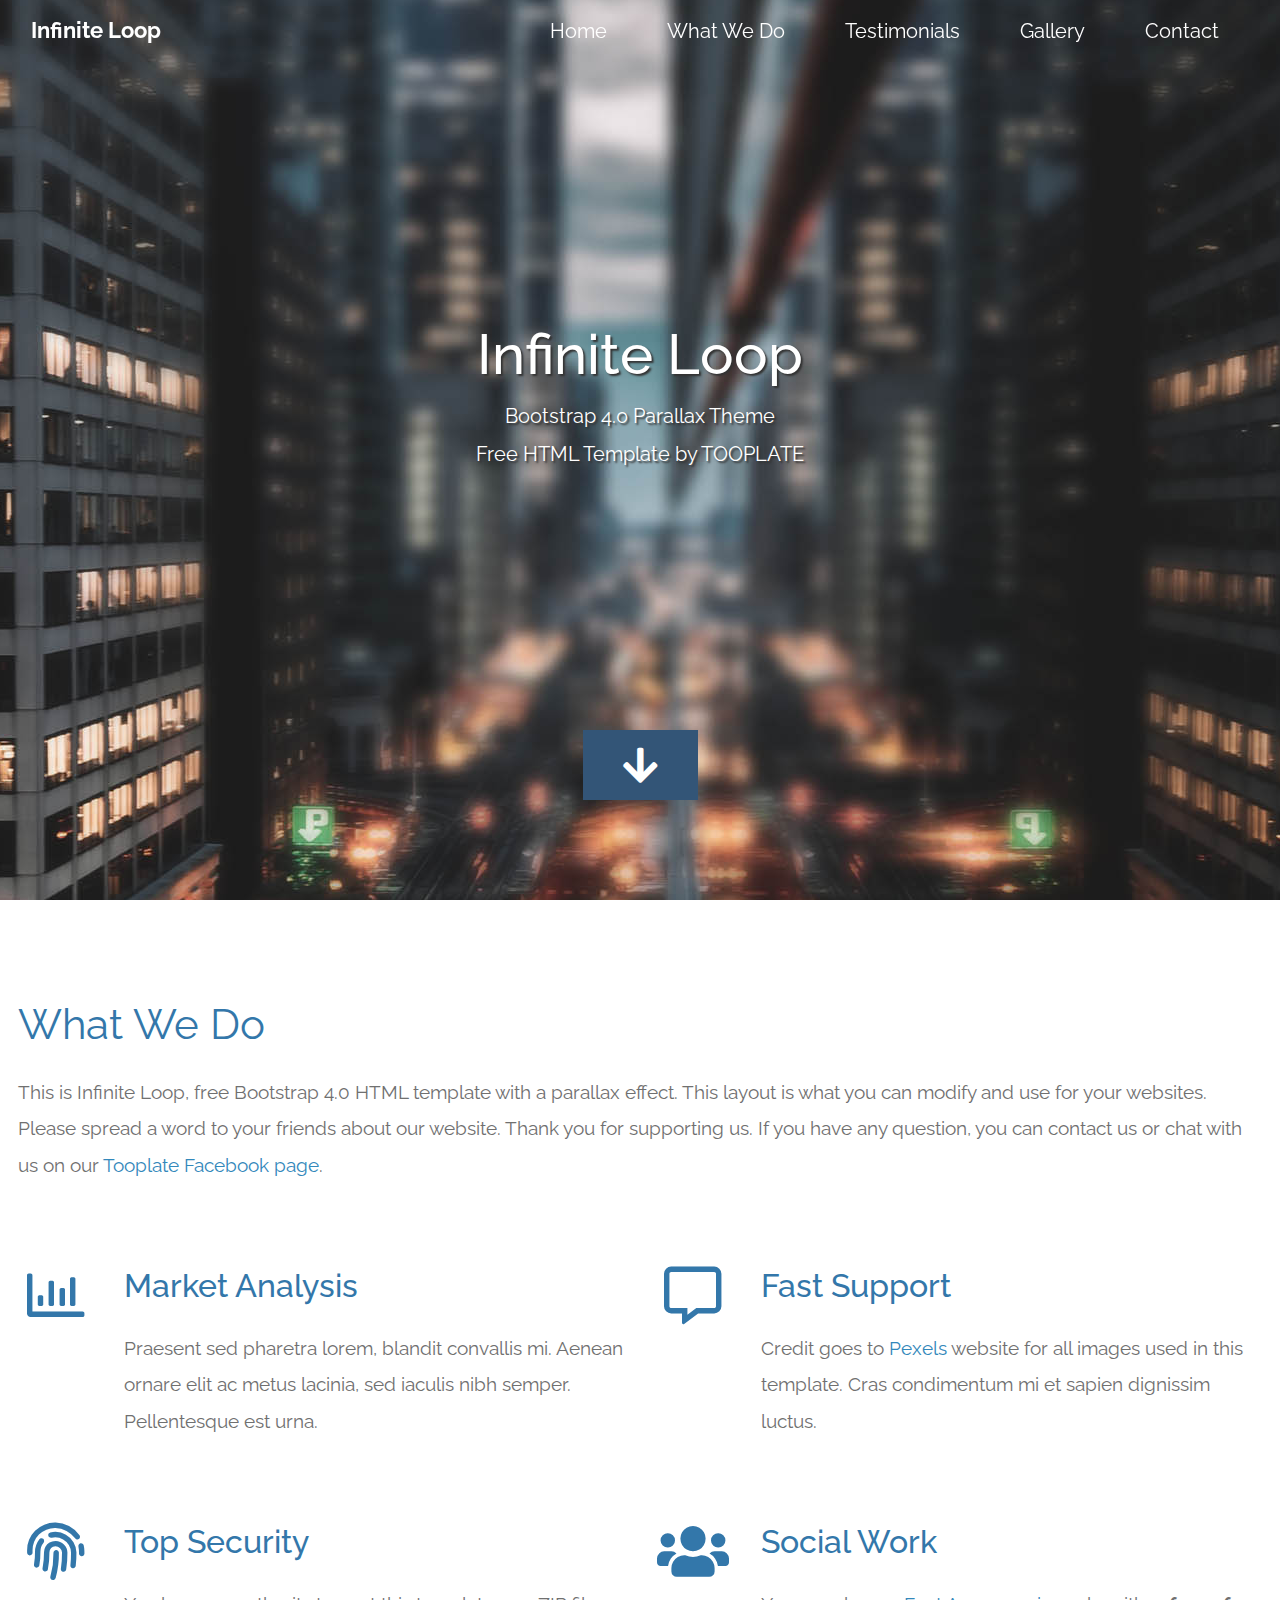
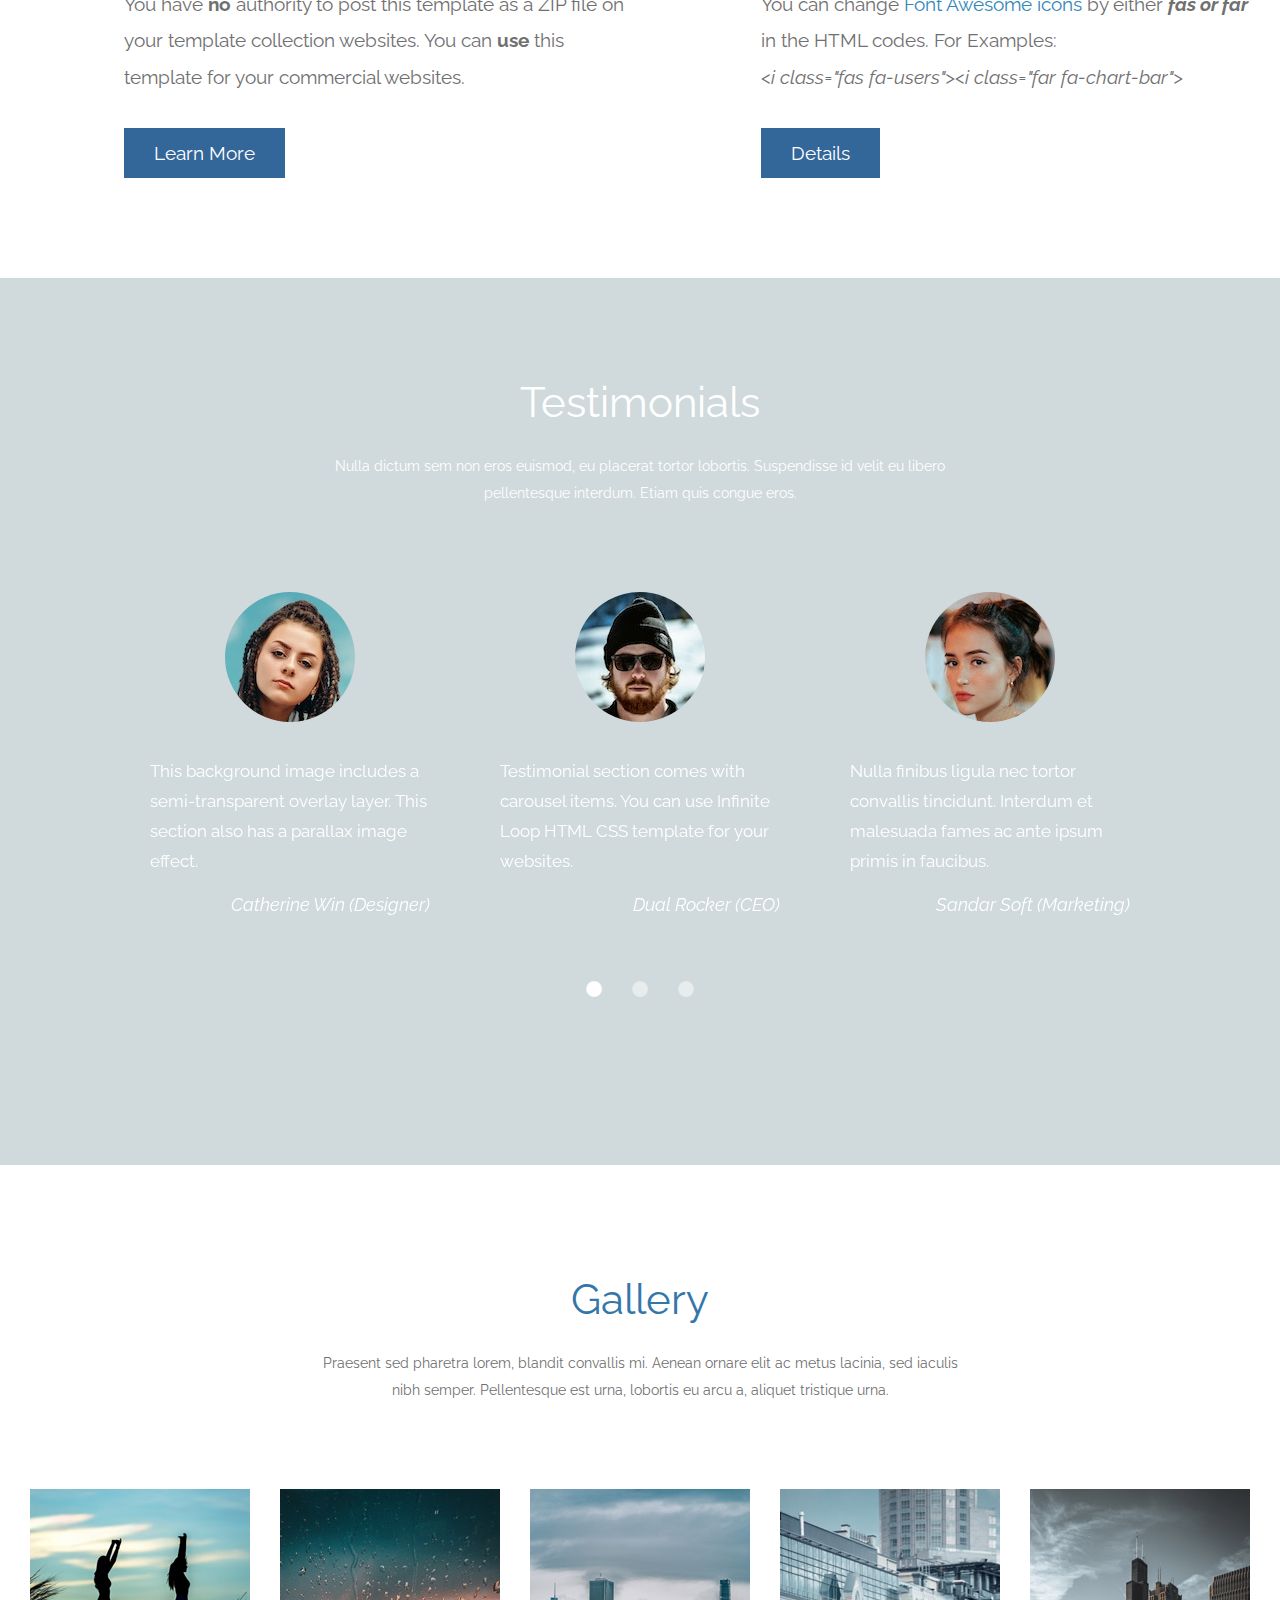
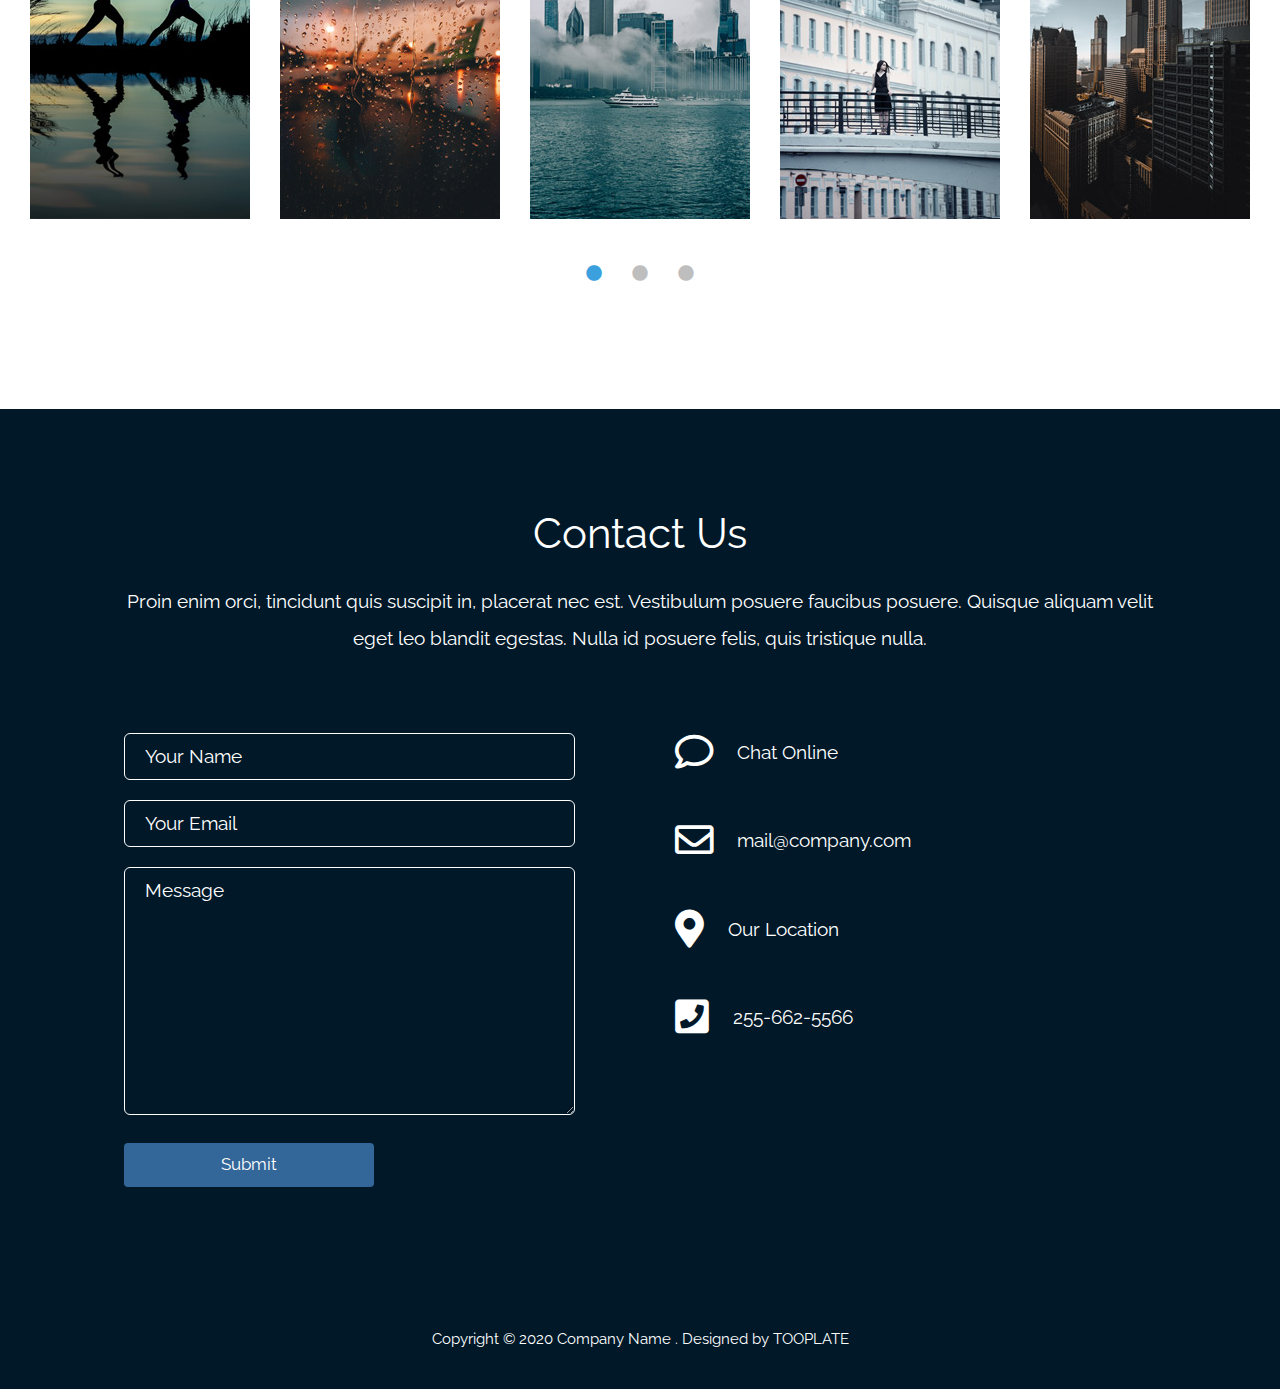
<file: 2. infinite_loop/index.html>
<!DOCTYPE html>
<html lang="en">
  <head>
    <meta charset="UTF-8" />
    <meta name="viewport" content="width=device-width, initial-scale=1.0" />
    <meta http-equiv="X-UA-Compatible" content="ie=edge" />
    <title>Infinite Loop - Bootstrap 4.0 HTML Template</title>
    <link rel="stylesheet" href="fontawesome-5.5/css/all.min.css" />
    <link rel="stylesheet" href="slick/slick.css">
    <link rel="stylesheet" href="slick/slick-theme.css">
    <link rel="stylesheet" href="magnific-popup/magnific-popup.css">
    <link rel="stylesheet" href="css/bootstrap.min.css" />
    <link rel="stylesheet" href="css/tooplate-infinite-loop.css" />
<!--
Tooplate 2117 Infinite Loop
https://www.tooplate.com/view/2117-infinite-loop
-->

  </head>
  <body>    
    <!-- Hero section -->
    <section id="infinite" class="text-white tm-font-big tm-parallax">
      <!-- Navigation -->
      <nav class="navbar navbar-expand-md tm-navbar" id="tmNav">              
        <div class="container">   
          <div class="tm-next">
              <a href="#infinite" class="navbar-brand">Infinite Loop</a>
          </div>             
            
          <button class="navbar-toggler" type="button" data-toggle="collapse" data-target="#navbarSupportedContent" aria-controls="navbarSupportedContent" aria-expanded="false" aria-label="Toggle navigation">
            <i class="fas fa-bars navbar-toggler-icon"></i>
          </button>
          <div class="collapse navbar-collapse" id="navbarSupportedContent">
            <ul class="navbar-nav ml-auto">
              <li class="nav-item">
                  <a class="nav-link tm-nav-link" href="#infinite">Home</a>
              </li>
              <li class="nav-item">
                  <a class="nav-link tm-nav-link" href="#whatwedo">What We Do</a>
              </li>
              <li class="nav-item">
                <a class="nav-link tm-nav-link" href="#testimonials">Testimonials</a>
              </li>
              <li class="nav-item">
                  <a class="nav-link tm-nav-link" href="#gallery">Gallery</a>
              </li>
              <li class="nav-item">
                  <a class="nav-link tm-nav-link" href="#contact">Contact</a>
              </li>                    
            </ul>
          </div>        
        </div>
      </nav>
      
      <div class="text-center tm-hero-text-container">
        <div class="tm-hero-text-container-inner">
            <h2 class="tm-hero-title">Infinite Loop</h2>
            <p class="tm-hero-subtitle">
              Bootstrap 4.0 Parallax Theme
              <br>Free HTML Template by TOOPLATE
            </p>
        </div>        
      </div>

      <div class="tm-next tm-intro-next">
        <a href="#whatwedo" class="text-center tm-down-arrow-link">
          <i class="fas fa-2x fa-arrow-down tm-down-arrow"></i>
        </a>
      </div>      
    </section>

    <section id="whatwedo" class="tm-section-pad-top">
      
      <div class="container">

            <div class="row tm-content-box"><!-- first row -->
                <div class="col-lg-12 col-xl-12">
                    <div class="tm-intro-text-container">
                        <h2 class="tm-text-primary mb-4 tm-section-title">What We Do</h2>
                        <p class="mb-4 tm-intro-text">
                          This is Infinite Loop, free Bootstrap 4.0 HTML template with a parallax effect. This layout is what you can modify and use for your websites. Please spread a word to your friends about our website. Thank you for supporting us. If you have any question, you can contact us or chat with us on our <a href="https://fb.com/tooplate">Tooplate Facebook page</a>.</p>
                    </div>
                </div>

            </div><!-- first row -->
            
            <div class="row tm-content-box"><!-- second row -->
        		<div class="col-lg-1">
                    <i class="far fa-3x fa-chart-bar text-center tm-icon"></i>
                </div>
                <div class="col-lg-5">
                    <div class="tm-intro-text-container">
                        <h2 class="tm-text-primary mb-4">Market Analysis</h2>
                        <p class="mb-4 tm-intro-text">
                          Praesent sed pharetra lorem, blandit convallis mi. Aenean ornare elit ac metus lacinia, sed iaculis nibh semper. Pellentesque est urna.</p>
                    </div>
                </div>
                
                <div class="col-lg-1">
                    <i class="far fa-3x fa-comment-alt text-center tm-icon"></i>
                </div>
                <div class="col-lg-5">
                    <div class="tm-intro-text-container">
                        <h2 class="tm-text-primary mb-4">Fast Support</h2>
                        <p class="mb-4 tm-intro-text">
                          Credit goes to <a rel="nofollow" href="https://www.pexels.com">Pexels</a> website for all images used in this template. Cras condimentum mi et sapien dignissim luctus.</p>
                    </div>
                </div>

            </div><!-- second row -->
            
            <div class="row tm-content-box"><!-- third row -->
        		<div class="col-lg-1">
                    <i class="fas fa-3x fa-fingerprint text-center tm-icon"></i>
                </div>
                <div class="col-lg-5">
                    <div class="tm-intro-text-container">
                        <h2 class="tm-text-primary mb-4">Top Security</h2>
                        <p class="mb-4 tm-intro-text">
                      You have <strong>no</strong> authority to post this template as a ZIP file on your template collection websites. You can <strong>use</strong> this template for your commercial websites.</p>
                          
                          <div class="tm-continue">
                            <a href="#testimonials" class="tm-intro-text tm-btn-primary">Learn More</a>
                        </div>
                    </div>
                </div>
                
                <div class="col-lg-1">
                    <i class="fas fa-3x fa-users text-center tm-icon"></i>
                </div>
                <div class="col-lg-5">
                    <div class="tm-intro-text-container">
                      <h2 class="tm-text-primary mb-4">Social Work</h2>
                        <p class="mb-4 tm-intro-text">
                      You can change <a href="https://fontawesome.com/icons?d=gallery">Font Awesome icons</a> by either <b><em>fas or far</em></b> in the HTML codes. For Examples:<br>
                      <em>&lt;i class=&quot;fas fa-users&quot;&gt;&lt;i class=&quot;far fa-chart-bar&quot;&gt;</em> </p>
                          
                          <div class="tm-continue">
                            <a href="#testimonials" class="tm-intro-text tm-btn-primary">Details</a>
                        </div>
                    </div>
                </div>

            </div><!-- third row -->

        </div>
      
    </section>
    
    <section id="testimonials" class="tm-section-pad-top tm-parallax-2">      
      <div class="container tm-testimonials-content">
        <div class="row">
          <div class="col-lg-12 tm-content-box">
            <h2 class="text-white text-center mb-4 tm-section-title">Testimonials</h2>
            <p class="mx-auto tm-section-desc text-center">
                Nulla dictum sem non eros euismod, eu placerat tortor lobortis. Suspendisse id velit eu libero pellentesque interdum. Etiam quis congue eros.
              </p>
            <div class="mx-auto tm-gallery-container tm-gallery-container-2">
              <div class="tm-testimonials-carousel">
                <figure class="tm-testimonial-item">
                  <img src="img/testimonial-img-01.jpg" alt="Image" class="img-fluid mx-auto">
                  <blockquote>This background image includes a semi-transparent overlay layer. This section also has a parallax image effect.</blockquote>
                  <figcaption>Catherine Win (Designer)</figcaption>
                </figure>

                <figure class="tm-testimonial-item">
                  <img src="img/testimonial-img-02.jpg" alt="Image" class="img-fluid mx-auto">
                  <blockquote>Testimonial section comes with carousel items. You can use Infinite Loop HTML CSS template for your websites.</blockquote>
                  <figcaption>Dual Rocker (CEO)</figcaption>
                </figure>

                <figure class="tm-testimonial-item">
                  <img src="img/testimonial-img-03.jpg" alt="Image" class="img-fluid mx-auto">
                  <blockquote>Nulla finibus ligula nec tortor convallis tincidunt. Interdum et malesuada fames ac ante ipsum primis in faucibus.</blockquote>
                  <figcaption>Sandar Soft (Marketing)</figcaption>
                </figure>

                <figure class="tm-testimonial-item">
                  <img src="img/testimonial-img-04.jpg" alt="Image" class="img-fluid mx-auto">
                  <blockquote>Curabitur rutrum pharetra lobortis. Pellentesque vehicula, velit quis eleifend fermentum, erat arcu aliquet neque.</blockquote>
                  <figcaption>Oliva Htoo (Designer)</figcaption>
                </figure>

                <figure class="tm-testimonial-item">
                  <img src="img/testimonial-img-02.jpg" alt="Image" class="img-fluid mx-auto">
                  <blockquote>Integer sit amet risus et erat imperdiet finibus. Nam lacus nunc, vulputate id ex eget, euismod auctor augue.</blockquote>
                  <figcaption>Jacob Joker (CTO)</figcaption>
                </figure>
              </div>
            </div>
          </div>
        </div>
      </div>
      <div class="tm-bg-overlay"></div>
    </section>
    
    <section id="gallery" class="tm-section-pad-top">
      <div class="container tm-container-gallery">
        <div class="row">
          <div class="text-center col-12">
              <h2 class="tm-text-primary tm-section-title mb-4">Gallery</h2>
              <p class="mx-auto tm-section-desc">
                Praesent sed pharetra lorem, blandit convallis mi. Aenean ornare elit ac metus lacinia, sed iaculis nibh semper. Pellentesque est urna, lobortis eu arcu a, aliquet tristique urna.
              </p>
          </div>            
        </div>
        <div class="row">
            <div class="col-12">
                <div class="mx-auto tm-gallery-container">
                    <div class="grid tm-gallery">
                      <a href="img/gallery-img-01.jpg">
                        <figure class="effect-honey tm-gallery-item">
                          <img src="img/gallery-tn-01.jpg" alt="Image 1" class="img-fluid">
                          <figcaption>
                            <h2><i>Physical Health <span>Exercise!</span></i></h2>
                          </figcaption>
                        </figure>
                      </a>
                      <a href="img/gallery-img-02.jpg">
                        <figure class="effect-honey tm-gallery-item">
                          <img src="img/gallery-tn-02.jpg" alt="Image 2" class="img-fluid">
                          <figcaption>
                            <h2><i>Rain on Glass <span>Second Image</span></i></h2>
                          </figcaption>
                        </figure>
                      </a>
                      <a href="img/gallery-img-03.jpg">
                        <figure class="effect-honey tm-gallery-item">
                          <img src="img/gallery-tn-03.jpg" alt="Image 3" class="img-fluid">
                          <figcaption>
                            <h2><i><span>Sea View</span> Mega City</i></h2>
                          </figcaption>
                        </figure>
                      </a>
                      <a href="img/gallery-img-04.jpg">
                        <figure class="effect-honey tm-gallery-item">
                          <img src="img/gallery-tn-04.jpg" alt="Image 4" class="img-fluid">
                          <figcaption>
                            <h2><i>Dream Girl <span>Thoughts</span></i></h2>
                          </figcaption>
                        </figure>
                      </a>
                      <a href="img/gallery-img-05.jpg">
                        <figure class="effect-honey tm-gallery-item">
                          <img src="img/gallery-tn-05.jpg" alt="Image 5" class="img-fluid">
                          <figcaption>
                            <h2><i><span>Workstation</span> Offices</i></h2>
                          </figcaption>
                        </figure>
                      </a>
                      <a href="img/gallery-img-06.jpg">
                        <figure class="effect-honey tm-gallery-item">
                          <img src="img/gallery-tn-06.jpg" alt="Image 6" class="img-fluid">
                          <figcaption>
                            <h2><i>Just Above <span>The City</span></i></h2>
                          </figcaption>
                        </figure>
                      </a>
                      <a href="img/gallery-img-01.jpg">
                        <figure class="effect-honey tm-gallery-item">
                          <img src="img/gallery-tn-01.jpg" alt="Image 7" class="img-fluid">
                          <figcaption>
                            <h2><i>Another <span>Exercise Time</span></i></h2>
                          </figcaption>
                        </figure>
                      </a>
                      <a href="img/gallery-img-02.jpg">
                        <figure class="effect-honey tm-gallery-item">
                          <img src="img/gallery-tn-02.jpg" alt="Image 8" class="img-fluid">
                          <figcaption>
                            <h2><i>Repeated <span>Image Spot</span></i></h2>
                          </figcaption>
                        </figure>
                      </a>
                    </div>
                </div>                
            </div>        
          </div>
      </div>
    </section>

    <!-- Contact -->
    <section id="contact" class="tm-section-pad-top tm-parallax-2">
    
      <div class="container tm-container-contact">
        
        <div class="row">
            
            <div class="text-center col-12">
                <h2 class="tm-section-title mb-4">Contact Us</h2>
                <p class="mb-5">
                  Proin enim orci, tincidunt quis suscipit in, placerat nec est. Vestibulum posuere faucibus posuere. Quisque aliquam velit eget leo blandit egestas. Nulla id posuere felis, quis tristique nulla.
                </p><br>
            </div>
            
            <div class="col-sm-12 col-md-6">
              <form action="" method="get">
                <input id="name" name="name" type="text" placeholder="Your Name" class="tm-input" required />
                <input id="email" name="email" type="email" placeholder="Your Email" class="tm-input" required />
                <textarea id="message" name="message" rows="8" placeholder="Message" class="tm-input" required></textarea>
                <button type="submit" class="btn tm-btn-submit">Submit</button>
              </form>
            </div>
            
            <div class="col-sm-12 col-md-6">

                <div class="contact-item">
                  <a rel="nofollow" href="https://www.tooplate.com/contact" class="item-link">
                      <i class="far fa-2x fa-comment mr-4"></i>
                      <span class="mb-0">Chat Online</span>
                  </a>              
                </div>
                
                <div class="contact-item">
                  <a rel="nofollow" href="mailto:mail@company.com" class="item-link">
                      <i class="far fa-2x fa-envelope mr-4"></i>
                      <span class="mb-0">mail@company.com</span>
                  </a>              
                </div>
                
                <div class="contact-item">
                  <a rel="nofollow" href="https://www.google.com/maps" class="item-link">
                      <i class="fas fa-2x fa-map-marker-alt mr-4"></i>
                      <span class="mb-0">Our Location</span>
                  </a>              
                </div>
                
                <div class="contact-item">
                  <a rel="nofollow" href="tel:0100200340" class="item-link">
                      <i class="fas fa-2x fa-phone-square mr-4"></i>
                      <span class="mb-0">255-662-5566</span>
                  </a>              
                </div>
                
                <div class="contact-item">&nbsp;</div>
            
            </div>
            
            
        </div><!-- row ending -->
        
      </div>

      	<footer class="text-center small tm-footer">
          <p class="mb-0">
          Copyright &copy; 2020 Company Name 
          
          . <a rel="nofollow" href="https://www.tooplate.com" title="HTML templates">Designed by TOOPLATE</a></p>
        </footer>

    </section>
    
    <script src="js/jquery-1.9.1.min.js"></script>     
    <script src="slick/slick.min.js"></script>
    <script src="magnific-popup/jquery.magnific-popup.min.js"></script>
    <script src="js/easing.min.js"></script>
    <script src="js/jquery.singlePageNav.min.js"></script>     
    <script src="js/bootstrap.min.js"></script> 
    <script>

      function getOffSet(){
        var _offset = 450;
        var windowHeight = window.innerHeight;

        if(windowHeight > 500) {
          _offset = 400;
        } 
        if(windowHeight > 680) {
          _offset = 300
        }
        if(windowHeight > 830) {
          _offset = 210;
        }

        return _offset;
      }

      function setParallaxPosition($doc, multiplier, $object){
        var offset = getOffSet();
        var from_top = $doc.scrollTop(),
          bg_css = 'center ' +(multiplier * from_top - offset) + 'px';
        $object.css({"background-position" : bg_css });
      }

      // Parallax function
      // Adapted based on https://codepen.io/roborich/pen/wpAsm        
      var background_image_parallax = function($object, multiplier, forceSet){
        multiplier = typeof multiplier !== 'undefined' ? multiplier : 0.5;
        multiplier = 1 - multiplier;
        var $doc = $(document);
        // $object.css({"background-attatchment" : "fixed"});

        if(forceSet) {
          setParallaxPosition($doc, multiplier, $object);
        } else {
          $(window).scroll(function(){          
            setParallaxPosition($doc, multiplier, $object);
          });
        }
      };

      var background_image_parallax_2 = function($object, multiplier){
        multiplier = typeof multiplier !== 'undefined' ? multiplier : 0.5;
        multiplier = 1 - multiplier;
        var $doc = $(document);
        $object.css({"background-attachment" : "fixed"});
        
        $(window).scroll(function(){
          if($(window).width() > 768) {
            var firstTop = $object.offset().top,
                pos = $(window).scrollTop(),
                yPos = Math.round((multiplier * (firstTop - pos)) - 186);              

            var bg_css = 'center ' + yPos + 'px';

            $object.css({"background-position" : bg_css });
          } else {
            $object.css({"background-position" : "center" });
          }
        });
      };
      
      $(function(){
        // Hero Section - Background Parallax
        background_image_parallax($(".tm-parallax"), 0.30, false);
        background_image_parallax_2($("#contact"), 0.80);   
        background_image_parallax_2($("#testimonials"), 0.80);   
        
        // Handle window resize
        window.addEventListener('resize', function(){
          background_image_parallax($(".tm-parallax"), 0.30, true);
        }, true);

        // Detect window scroll and update navbar
        $(window).scroll(function(e){          
          if($(document).scrollTop() > 120) {
            $('.tm-navbar').addClass("scroll");
          } else {
            $('.tm-navbar').removeClass("scroll");
          }
        });
        
        // Close mobile menu after click 
        $('#tmNav a').on('click', function(){
          $('.navbar-collapse').removeClass('show'); 
        })

        // Scroll to corresponding section with animation
        $('#tmNav').singlePageNav({
          'easing': 'easeInOutExpo',
          'speed': 600
        });        
        
        // Add smooth scrolling to all links
        // https://www.w3schools.com/howto/howto_css_smooth_scroll.asp
        $("a").on('click', function(event) {
          if (this.hash !== "") {
            event.preventDefault();
            var hash = this.hash;

            $('html, body').animate({
              scrollTop: $(hash).offset().top
            }, 600, 'easeInOutExpo', function(){
              window.location.hash = hash;
            });
          } // End if
        });

        // Pop up
        $('.tm-gallery').magnificPopup({
          delegate: 'a',
          type: 'image',
          gallery: { enabled: true }
        });

        $('.tm-testimonials-carousel').slick({
          dots: true,
          prevArrow: false,
          nextArrow: false,
          infinite: false,
          slidesToShow: 3,
          slidesToScroll: 1,
          responsive: [
            {
              breakpoint: 992,
              settings: {
                slidesToShow: 2
              }
            },
            {
              breakpoint: 768,
              settings: {
                slidesToShow: 2
              }
            }, 
            {
              breakpoint: 480,
              settings: {
                  slidesToShow: 1
              }                 
            }
          ]
        });

        // Gallery
        $('.tm-gallery').slick({
          dots: true,
          infinite: false,
          slidesToShow: 5,
          slidesToScroll: 2,
          responsive: [
          {
            breakpoint: 1199,
            settings: {
              slidesToShow: 4,
              slidesToScroll: 2
            }
          },
          {
            breakpoint: 991,
            settings: {
              slidesToShow: 3,
              slidesToScroll: 2
            }
          },
          {
            breakpoint: 767,
            settings: {
              slidesToShow: 2,
              slidesToScroll: 1
            }
          },
          {
            breakpoint: 480,
            settings: {
              slidesToShow: 1,
              slidesToScroll: 1
            }
          }
        ]
        });
      });
    </script>
  </body>
</html>
</file>
<file: .V2/css/style.css>
body {
  background: #ffffff;
  font-family: 'Raleway', sans-serif;
  font-size: 16px;
  color: #606060;
  position: relative;
}
html, body {
  width: 100%;
  overflow-x: hidden;
}
h1,h2,h3 { font-weight: 300; }
p { line-height: 28px; }
hr {
  border-color: #f2f2f2;
  width: 100px;
  margin-bottom: 40px;
}
.w-color {
  color: rgb(124, 41, 6);
}
.b-color {
  color: rgb(100, 50, 0);
}
.title {
  color: #303030;
  font-size: 60px;
  padding-bottom: 40px;
  text-transform: uppercase;
}

/* START NAVIGATION */
.sticky-navigation { opacity: 0; }
.navbar-default {
  background: #fff;
  border: none;
  -webkit-box-shadow: 0 2px 8px 0 rgba(50, 50, 50, 0.08);
          box-shadow: 0 2px 8px 0 rgba(50, 50, 50, 0.08);
  margin: 0;
  padding: 0;
}
.navbar-default .navbar-brand {
  color: #212227;
  font-weight: bold;
  font-size: 30px;
  line-height: 45px;
  padding: 10px 0 0 12px;
}
.navbar-default .navbar-nav li a {
  color: #202020;
  font-size: 13px;
  font-weight: bold;
  line-height: 45px;
  letter-spacing: 1px;
}
.navbar-default .navbar-nav li a:hover { color: #eb5424; }
.navbar-default .navbar-nav > li > a:hover,
.navbar-default .navbar-nav > li > a:focus {
  color: #eb5424;
  background-color: transparent;
}
.navbar-default .navbar-nav > .active > a,
.navbar-default .navbar-nav > .active > a:hover,
.navbar-default .navbar-nav > .active > a:focus {
  color: #eb5424;
  background-color: transparent;
}
.navbar-default .navbar-toggle {
  border: none;
  padding-top: 10px;
}
.navbar-default .navbar-toggle .icon-bar {
  background: #eb5424;
  border-color: transparent;
}
.navbar-default .navbar-toggle:hover,
.navbar-default .navbar-toggle:focus { background-color: transparent }
/* END NAVIGATION */

/* START HOME */
.home {
  background: url('../images/home-bg.jpg');
  background-size: cover;
  background-attachment: fixed;
  background-position: center center;
  color: #5f5f5f;
  display: -webkit-box;
  display: -webkit-flex;
  display: -ms-flexbox;
  display: flex;
  -webkit-box-align: center;
  -webkit-align-items: center;
      -ms-flex-align: center;
          align-items: center;
  text-align: center;  
  height: 100vh;
}
.tm-home-title,
 .tm-home-subtitle {
  text-transform: uppercase;
 }
.tm-home-title { font-size: 60px; }
.tm-home-subtitle {
  color: #eb5424;
  font-weight: bold;
  padding-bottom: 40px;
  letter-spacing: 2px;
}
.tm-view-more-btn {
  background: #eb5424;
  color: #ffffff;
  border: none;
  border-radius: 2px;
  font-size: 20px;
  font-weight: 700;
  margin-top: 30px;
  padding: 15px 50px;
  -webkit-transition: all 0.6s ease-in;
          transition: all 0.6s ease-in;
}
.tm-view-more-btn:hover {
  background: #ffffff;
  color: #eb5424;
}
/* END HOME */

/* START WORK */
.tm-padding-top-bottom-100 {
  padding-top: 100px;
  padding-bottom: 100px;
}
.tm-work-h3 {
  color: #eb5424;
  font-size: 20px;
  font-weight: bold;
  letter-spacing: 1px;
  padding-bottom: 10px;
}
.work-wrapper {
  border: 1px solid #666;
  border-radius: 2px;
  text-align: center;
  padding: 80px 40px 80px 40px;
  -webkit-transition: all 0.6s ease-in;
          transition: all 0.6s ease-in;
}
.work-wrapper:hover { border-color: #eb5424; }
.work-wrapper .fa {
  color: #888888;
  font-size: 60px;
  padding-bottom: 40px;
}
/* END WORK */

/* START PORTFOLIO */
.tm-portfolio {
  background: #f8f8f8;
  padding-top: 80px;
}
.tm-portfolio .container {
  width: 100%;
  padding: 0;
  margin: 0;
}
.tm-portfolio .col-md-3,
 .tm-portfolio .col-sm-3 {
  padding: 0;
  margin: 0;
}
.tm-portfolio-title {
  text-align: center;
  text-transform: uppercase;
}
.portfolio-item-title {
  font-weight: bold;
  margin-top: 10px;
  text-transform: uppercase;
}
.portfolio-thumb {
  overflow: hidden;
  margin: 0;
  position: relative;
}
.portfolio-overlay {
  display: -webkit-box;
  display: -webkit-flex;
  display: -ms-flexbox;
  display: flex;
  -webkit-box-orient: vertical;
  -webkit-box-direction: normal;
  -webkit-flex-direction: column;
      -ms-flex-direction: column;
          flex-direction: column;
  -webkit-box-pack: center;
  -webkit-justify-content: center;
      -ms-flex-pack: center;
          justify-content: center;
  background: #eb5424;
  color: #ffffff;
  top: 0;
  right: 0;
  left: 0;
  bottom: 0;
  width: 100%;
  height: 100%;  
  padding: 0 40px;
  text-align: center;
  position: absolute;
  opacity: 0;
  transition: all 0.4s ease-in-out;
  -webkit-transition: all 0.4s ease-in-out;
  -moz-transition: all 0.4s ease-in-out;
  -ms-transition: all 0.4s ease-in-out;
}
.portfolio-thumb:hover .portfolio-overlay {
  opacity: 0.8;  
  -webkit-transform: scale(1.0);
  -ms-transform: scale(1.0);
  transform: scale(1.0);
}
.portfolio-overlay .fa {
  border: 1px solid #666;
  border-radius: 0;
  color: #666;
  width: 40px;
  height: 40px;
  line-height: 40px;
  text-align: center;
  text-decoration: none;
  margin-right: 6px;
  margin-bottom: 10px;
}

/* FILTER CSS */
.filter-wrapper {
  width: 100%;
  margin: 0 0 24px 0;
  overflow: hidden;
  text-align: center;
}
.filter-wrapper li {
  display: inline-block;
  margin: 4px;
}
.filter-wrapper li a {
  color: #999999;
  padding: 8px 17px;
  display: block;
  text-decoration: none;
  transition: all 0.4s ease-in-out;
  -webkit-transition: all 0.4s ease-in-out;
  -moz-transition: all 0.4s ease-in-out;
  -ms-transition: all 0.4s ease-in-out;
}
.filter-wrapper li a:focus,
 .filter-wrapper li a:hover,
 .filter-wrapper li a.selected {
  background: #eb5424;
  border-color: transparent;
  color: #ffffff;
}

/* ISOTOPE BOX CSS */
.iso-box-section { width: 100%; }
.iso-box-wrapper {
  width: 100%;
  padding: 0;
  clear: both;
  position: relative;
}
.iso-box {
  position: relative;
  min-height: 50px;
  float: left;
  overflow: hidden;
  margin-bottom: 20px;
}
.iso-box > a {
  display: block;
  width: 100%;
  height: 100%;
  overflow: hidden;
}
.iso-box > a {
  display: block;
  width: 100%;
  height: 100%;
  overflow: hidden;
}
.fluid-img {
  width: 100%;
  display: block;
  height: auto;
}
/* END PORTFOLIO */

/* START RESUME */
.tm-red-text { color: #eb5424; }
.tm-info-label {
  font-weight: bold;
  display: inline-block;
  width: 90px;
}
.tm-progress {
  background: #fff;
  border-radius: 2px;
  height: 4px;
}
.progress-bar-danger { background: #eb5424; }
.tm-progress-label {
  font-size: 12px;
  font-weight: bold;
  padding-top: 10px;
  text-transform: uppercase;
}
.progress-percent-small {
  display: block;
  float: right;
  padding-right: 80px;
}
/* END RESUME */

/* START ABOUT */
.tm-about {
  background: url('../images/about-bg.jpg');
  background-size: cover;
  background-attachment: fixed;
  background-position: center center;
  padding-top: 60px;
  padding-bottom: 100px;
}
/* END ABOUT */

/* START SOCIAL */
.tm-social {
  text-transform: uppercase;
}
.tm-social .container {
  width: 100%;
  padding: 0;
  margin: 0;
}
.tm-social .col-md-4 {
  padding: 0;
  margin: 0;
}
.facebook:hover,
.twitter:hover,
.pinterest:hover {
  background: #202020;
}
.facebook { background: #3b5998; }
.twitter { background: #55acee; }
.pinterest { background: #cc2127; }
.media {
  padding: 80px 40px 80px 40px;
  -webkit-transition: all 0.6s ease-in;
          transition: all 0.6s ease-in;
}
.tm-social a {
  color: #ffffff;
  display: inline-block;
  text-decoration: none;
}
.tm-social .media .fa {
  background: #ffffff;
  border-radius: 2px;
  color: #707070;
  font-size: 30px;
  width: 60px;
  height: 60px;
  line-height: 60px;
  text-align: center;
  margin-right: 20px;
}
.tm-social-title {
  font-family: 'Raleway', sans-serif;
  font-weight: bold;
}
/* END SOCIAL */

/* START CONTACT */
.tm-contact {
  text-align: center;
  padding-top: 80px;
  padding-bottom: 40px;
}
.form-control {
  background: transparent;
  border: 1px solid #666;
  border-radius: 2px;
  -webkit-box-shadow: none;
          box-shadow: none;
  margin-bottom: 10px;
  -webkit-transition: all 0.6s ease-in;
          transition: all 0.6s ease-in;
}
.form-control:focus,
 .form-control:hover {
  background: #202020;
  color: #ffffff;
}
input { height: 50px; }
.tm-contact p { padding-top: 40px; }
/* END CONTACT */

@media screen and (max-device-width: 1024px){
  .home {
    background-attachment: scroll;
  }
}

/* START MEDIA 980 */
@media screen and (max-width:980px){
  .portfolio-overlay  { padding-top: 10px; }
}
/* END MEDIA 980 */

@media screen and (max-width: 767px) {
  .tm-home-title { font-size: 40px; }
}

/* START MEDIA 360 */
@media screen and (max-width:360px){
  .navbar-default .navbar-brand {  padding-top: 2px; }
}
/* END MEDIA 360 */
</file>
<file: 1. first_portfolio/css/templatemo-first-portfolio-style.css>
/*

TemplateMo 578 First Portfolio

https://templatemo.com/tm-578-first-portfolio

*/


/*---------------------------------------
  CUSTOM PROPERTIES ( VARIABLES )             
-----------------------------------------*/
:root {
  --white-color:                  #ffffff;
  --primary-color:                #535da1;
  --secondary-color:              #14B789;
  --section-bg-color:             #f9f9f9;
  --dark-color:                   #000000;
  --p-color:                      #717275;
  --border-color:                 #e9eaeb;
  --featured-border-color:        #727aab;

  --body-font-family:             'DM Sans', sans-serif;

  --h1-font-size:                 62px;
  --h2-font-size:                 48px;
  --h3-font-size:                 36px;
  --h4-font-size:                 32px;
  --h5-font-size:                 24px;
  --h6-font-size:                 22px;
  --p-font-size:                  18px;
  --menu-font-size:               12px;
  --copyright-font-size:          14px;

  --border-radius-large:          100px;
  --border-radius-medium:         20px;
  --border-radius-small:          10px;

  --font-weight-normal:           400;
  --font-weight-medium:           500;
  --font-weight-bold:             700;
}

body {
    background: var(--white-color);
    font-family: var(--body-font-family); 
}


/*---------------------------------------
  TYPOGRAPHY               
-----------------------------------------*/

h2,
h3,
h4,
h5,
h6 {
  color: var(--dark-color);
}

h1,
h2,
h3,
h4,
h5,
h6 {
  font-weight: var(--font-weight-bold);
  letter-spacing: -1px;
}

h1 {
  font-size: var(--h1-font-size);
  letter-spacing: -3px;
}

h2 {
  font-size: var(--h2-font-size);
  color: var(--secondary-color);
  letter-spacing: -3px;
}

h3 {
  font-size: var(--h3-font-size);
}

h4 {
  font-size: var(--h4-font-size);
}

h5 {
  font-size: var(--h5-font-size);
  line-height: normal;
}

h6 {
  font-size: var(--h6-font-size);
}

p {
  color: var(--p-color);
  font-size: var(--p-font-size);
  font-weight: var(--font-weight-normal);
}

ul li {
  color: var(--p-color);
  font-size: var(--p-font-size);
  font-weight: var(--font-weight-normal);
}

a, 
button {
  touch-action: manipulation;
  transition: all 0.3s;
}

a {
  color: var(--p-color);
  text-decoration: none;
}

a:hover {
  color: var(--secondary-color);
}

::selection {
  background: var(--secondary-color);
  color: var(--white-color);
}

::-moz-selection {
  background: var(--secondary-color);
  color: var(--white-color);
}

.section-padding {
  padding-top: 120px;
  padding-bottom: 120px;
}

b,
strong {
  font-weight: var(--font-weight-bold);
}

.section-title-wrap {
  background: var(--secondary-color);
  border-radius: var(--border-radius-small);
  padding: 10px 30px;
}


/*---------------------------------------
  AVATAR IMAGE               
-----------------------------------------*/
.avatar-image {
  border-radius: var(--border-radius-large);
  width: 160px;
  height: 160px;
  object-fit: cover;
}

.avatar-image-large {
  width: 90.4px;
  height: 90.4px;
}


/*---------------------------------------
  PRE LOADER               
-----------------------------------------*/
.preloader {
  position: fixed;
  top: 0;
  left: 0;
  width: 100%;
  height: 100%;
  z-index: 99999;
  display: flex;
  flex-flow: row nowrap;
  justify-content: center;
  align-items: center;
  background: none repeat scroll 0 0 var(--white-color);
}

.spinner {
  border: 1px solid transparent;
  border-radius: var(--border-radius-small);
  position: relative;
}

.spinner:before {
  content: '';
  box-sizing: border-box;
  position: absolute;
  top: 50%;
  left: 50%;
  width: 45px;
  height: 45px;
  margin-top: -10px;
  margin-left: -10px;
  border-radius: 50%;
  border: 1px solid var(--border-color);
  border-top-color: var(--white-color);
  animation: spinner .9s linear infinite;
}

@-webkit-@keyframes spinner {
  to {transform: rotate(360deg);
  }
}

@keyframes spinner {
  to {transform: rotate(360deg);}
}


/*---------------------------------------
  CUSTOM ICON               
-----------------------------------------*/
.navbar-icon {
  background: var(--white-color);
  border-radius: var(--border-radius-large);
  color: var(--dark-color);
  width: 47px;
  height: 47px;
  line-height: 47px;
  text-align: center;
}

.is-sticky .navbar-icon {
  background: var(--secondary-color);
  color: var(--white-color);
}

.form-check-icon {
  color: var(--secondary-color);
}


/*---------------------------------------
  CUSTOM BUTTON               
-----------------------------------------*/
.custom-btn,
.navbar .custom-btn {
  font-size: var(--p-font-size);
  font-weight: var(--font-weight-bold);
}

.navbar .custom-btn {
  background: transparent;
  border-width: 2px;
  border-style: solid;
  border-color: var(--white-color);
  color: var(--white-color);
  padding: 8px 22px;
}

.navbar .custom-btn:hover {
  background: var(--white-color);
  border-color: transparent;
  color: var(--secondary-color);
}

.custom-btn {
  background: var(--secondary-color);
  border-radius: var(--border-radius-large);
  color: var(--white-color);
  font-weight: var(--font-weight-bold);
  padding: 12px 24px;
}

.custom-btn:hover {
  background: var(--primary-color);
  box-shadow: 0 1rem 3rem rgba(0,0,0,.175);
  color: var(--white-color);
}

.custom-border-btn {
  background: transparent;
  border: 2px solid var(--border-color);
  color: var(--p-color);
}

.custom-border-btn:hover {
  background: var(--secondary-color);
  border-color: var(--secondary-color);
  color: var(--white-color);
}

.custom-link {
	background-color: var(--primary-color);
}

.custom-link:hover {
	background-color: var(--secondary-color);
}


/*---------------------------------------
  NAVIGATION              
-----------------------------------------*/
.sticky-wrapper {
  position: relative;
  z-index: 222;
  height: auto !important;
}

.is-sticky,
.is-sticky .navbar .container {
  background: var(--white-color);
  box-shadow: 0 1rem 3rem rgb(0 0 0 / 18%);
}

.is-sticky .navbar-brand,
.is-sticky .navbar-brand:hover {
  color: var(--dark-color);
}

.is-sticky .navbar-nav .nav-link {
  color: var(--p-color);
}

.is-sticky .navbar .custom-btn {
  border-color: var(--secondary-color);
  color: var(--secondary-color);
}

.is-sticky .navbar .custom-btn:hover {
  background: var(--secondary-color);
  color: var(--white-color);
}

.navbar {
  background: transparent;
  position: absolute;
  z-index: 9;
  right: 0;
  left: 0;
  transition: all 0.3s;
  padding-top: 15px;
  padding-bottom: 0;
}

.navbar .container {
  border-radius: var(--border-radius-small);
  padding: 10px 25px;
}

.navbar-brand {
  font-size: var(--h4-font-size);
  font-weight: var(--font-weight-bold);
}

.navbar-brand,
.navbar-brand:hover {
  color: var(--white-color);
}

.navbar-expand-lg .navbar-nav .nav-link {
  padding-right: 0;
  padding-left: 0;
  margin-right: 20px;
  margin-left: 20px;
}

.navbar-nav .nav-link {
  display: inline-block;
  color: var(--section-bg-color);
  font-size: var(--menu-font-size);
  font-weight: var(--font-weight-medium);
  text-transform: uppercase;
  position: relative;
  padding-top: 15px;
  padding-bottom: 15px;
}

.navbar-nav .nav-link::after {
  content: "";
  background: transparent;
  position: absolute;
  bottom: 6px;
  right: 0;
  left: 0;
  width: 100%;
  height: 2px;
}

.navbar-nav .nav-link.active::after, 
.navbar-nav .nav-link:hover::after {
  background: var(--secondary-color);
}

.navbar-nav .nav-link.active, 
.navbar-nav .nav-link:hover {
  color: var(--secondary-color);
}

.navbar-toggler {
  border: 0;
  padding: 0;
  cursor: pointer;
  margin: 0;
  width: 30px;
  height: 35px;
  outline: none;
}

.navbar-toggler:focus {
  outline: none;
  box-shadow: none;
}

.navbar-toggler[aria-expanded="true"] .navbar-toggler-icon {
  background: transparent;
}

.navbar-toggler[aria-expanded="true"] .navbar-toggler-icon:before,
.navbar-toggler[aria-expanded="true"] .navbar-toggler-icon:after {
  transition: top 300ms 50ms ease, -webkit-transform 300ms 350ms ease;
  transition: top 300ms 50ms ease, transform 300ms 350ms ease;
  transition: top 300ms 50ms ease, transform 300ms 350ms ease, -webkit-transform 300ms 350ms ease;
  top: 0;
}

.navbar-toggler[aria-expanded="true"] .navbar-toggler-icon:before {
  transform: rotate(45deg);
}

.navbar-toggler[aria-expanded="true"] .navbar-toggler-icon:after {
  transform: rotate(-45deg);
}

.navbar-toggler .navbar-toggler-icon {
  background: var(--white-color);
  transition: background 10ms 300ms ease;
  display: block;
  width: 30px;
  height: 2px;
  position: relative;
}

.navbar-toggler .navbar-toggler-icon:before,
.navbar-toggler .navbar-toggler-icon:after {
  transition: top 300ms 350ms ease, -webkit-transform 300ms 50ms ease;
  transition: top 300ms 350ms ease, transform 300ms 50ms ease;
  transition: top 300ms 350ms ease, transform 300ms 50ms ease, -webkit-transform 300ms 50ms ease;
  position: absolute;
  right: 0;
  left: 0;
  background: var(--white-color);
  width: 30px;
  height: 2px;
  content: '';
}

.navbar-toggler .navbar-toggler-icon::before {
  top: -8px;
}

.navbar-toggler .navbar-toggler-icon::after {
  top: 8px;
}


/*---------------------------------------
  HERO              
-----------------------------------------*/
.hero {
  background: var(--secondary-color);
  position: relative;
  overflow: hidden;
  padding-top: 330px;
  padding-bottom: 330px;
}

@media  screen and (min-width: 991px) {
  .hero {
    height: 60vh;
  }
}

.hero-title,
.hero h2 {
  background: var(--white-color);
  box-shadow: 0 1rem 3rem rgba(0,0,0,.175);
  border-radius: var(--border-radius-large);
  display: inline-block;
  padding: 8px 24px;
}

.hero-title {
	font-size: 44px;
}

.hero h2 {
	font-size: 38px;
}

.hero-text {
  position: relative;
  z-index: 22;
  top: 70px;
}

.hero-image-wrap {
  background: var(--white-color);
  border-radius: 100%;
  width: 350px;
  height: 350px;
  position: absolute;
  z-index: 22;
  top: -50px;
  right: 0;
  left: 0;
  margin: auto;
  pointer-events: none;
}

.hero-image {
  position: absolute;
  z-index: 22;
  top: 0;
  width: 100%;
  min-width: 550px;
}

.hero svg {
  position: absolute;
  z-index: 2;
  bottom: 0;
  right: 0;
  left: 0;
  overflow: hidden;
  height: 100%;
  pointer-events: none;
}


/*---------------------------------------
  ABOUT              
-----------------------------------------*/
.profile-thumb {
  border: 1px solid var(--border-color);
  border-radius: var(--border-radius-medium);
  position: relative;
  overflow: hidden;
}

.profile-title {
  border-bottom: 1px solid var(--border-color);
  padding: 15px 30px;
}

.profile-small-title {
  border-right: 1px solid var(--border-color);
  color: var(--secondary-color);
  font-weight: var(--font-weight-bold);
  min-width: 140px;
  margin-right: 10px;
  padding: 13px 30px;
  display: inline-block;
}

.profile-body p {
  margin-bottom: 0;
}

.profile-body p:nth-of-type(even) {
  background: var(--white-color);
}

.about-image {
  border-radius: var(--border-radius-medium);
}

.about-thumb {
  padding-right: 20px;
  padding-left: 20px;
}


/*---------------------------------------
  FEATURED              
-----------------------------------------*/
.featured-numbers {
  font-size: var(--h1-font-size);
  line-height: normal;
  display: block;
}

.featured-text {
  color: var(--secondary-color);
}

.featured-border-bottom {
  border-bottom: 1px solid var(--border-color);
}

.featured-border-start {
  border-left: 1px solid var(--border-color);
}


/*---------------------------------------
  CLIENTS              
-----------------------------------------*/

.clients-item-height {
	height: 120px;
}

.clients-image {
  display: block;
  max-width: 100px;
  margin: auto;
  transition: all ease 0.2s;
}

.clients-image:hover {
  transform: scale(1.3);
}


/*---------------------------------------
  SERVICES              
-----------------------------------------*/
.services,
.featured {
  background: var(--section-bg-color);
  border-top: 1px solid var(--border-color);
  border-bottom: 1px solid var(--border-color);
}

.services-thumb {
  background: var(--white-color);
  border: 2px solid transparent;
  border-radius: var(--border-radius-medium);
  position: relative;
  overflow: hidden;
  margin-bottom: 24px;
  padding: 40px 40px 240px 40px;
  transition: all 0.5s;
}

.services-thumb-up {
  position: relative;
  bottom: 50px;
  margin-bottom: -50px;
}

.services-thumb:hover {
  border: 2px solid var(--secondary-color);
  box-shadow: 0 1rem 3rem rgba(0,0,0,.175);
}

.services-thumb:hover .services-icon-wrap {
  background: var(--secondary-color);
  border-color: var(--secondary-color);
  color: var(--white-color);
}

.services-icon-wrap {
  border: 1px solid var(--border-color);
  border-radius: var(--border-radius-small);
  position: absolute;
  bottom: 0;
  right: 0;
  width: 50%;
  height: 55%;
  transform: rotate(-35deg) translateY(55px);
  transition: all ease 0.5s;
}

.services-icon {
  font-size: 90px;
  position: relative;
  bottom: 15px;
}

.services-thumb:hover .services-price-wrap {
  background: var(--secondary-color);
}

.services-thumb:hover .services-price-overlay {
  background: var(--primary-color);
}

.services-price-wrap {
  background: var(--primary-color);
  border-radius: var(--border-radius-medium);
  position: relative;
  overflow: hidden;
  padding: 6px 20px 6px 15px;
  transition: all ease 0.5s;
}

.services-price-text {
  color: var(--white-color);
  font-size: var(--copyright-font-size);
  font-weight: var(--font-weight-bold);
}

.services-price-overlay {
  background: var(--secondary-color);
  border-bottom-left-radius: 100%;
  position: absolute;
  top: 0;
  right: 0;
  width: 20px;
  height: 20px;
  pointer-events: none;
}


/*---------------------------------------
  PROJECTS              
-----------------------------------------*/
.projects-thumb {
  background: var(--section-bg-color);
  border: 2px solid var(--white-color);
  border-radius: var(--border-radius-medium);
  position: relative;
  overflow: hidden;
  margin-top: 24px;
  margin-bottom: 24px;
  padding: 40px;
  transition: all ease 0.5s;
}

.projects-thumb:hover {
  border-color: var(--secondary-color);
}

.projects-thumb:hover .projects-image,
.projects-thumb:focus .projects-image {
  transform: rotate(0) translateY(0);
}

.projects-thumb .popup-image {
  display: block;
  width: 100%;
  height: 100%;
}

.projects-image {
  border-radius: var(--border-radius-medium);
  display: block;
  width: 100%;
  transform: rotate(10deg) translateY(80px);
  transition: all ease 0.5s;
}

.projects-title {
  margin-bottom: 20px;
}

.projects-tag {
  font-size: var(--menu-font-size);
  font-weight: var(--font-weight-medium);
  color: var(--secondary-color);
  text-transform: uppercase;
  margin-bottom: 5px;
}


/*---------------------------------------
  CONTACT              
-----------------------------------------*/
.contact {
  background: var(--section-bg-color);
}

.contact-info {
  background: var(--white-color);
  border-top-right-radius: var(--border-radius-small);
  border-bottom-right-radius: var(--border-radius-small);
  padding: 60px 30px 30px 30px;
  height: 100%;
}

.contact-info-border-start {
  border-right: 1px solid var(--border-color);
  border-radius: var(--border-radius-small) 0 0 var(--border-radius-small);
}

.contact-form {
  margin-left: 10px;
}


/*---------------------------------------
  CUSTOM FORM               
-----------------------------------------*/
.custom-form .form-control {
  background: var(--white-color);
  box-shadow: none;
  border: 2px solid var(--border-color);
  color: var(--p-color);
  margin-bottom: 24px;
  padding-top: 13px;
  padding-bottom: 13px;
  outline: none;
}

.form-floating>label {
  color: var(--p-color);
}

.form-check-inline {
  vertical-align: middle;
  width: 100%;
  position: relative;
  margin-right: 0;
  margin-top: 0;
  margin-bottom: 24px;
  padding: 0;
}

.custom-form .form-check-label {
  position: absolute;
  top: 50%;
  left: 50%;
  transform: translate(-50%, -50%);
  text-align: center;
}

.form-check-label-text {
  color: var(--p-color);
  display: block;
  font-size: copyright-font-size;
  margin-top: 5px;
}

.form-check-input[type=checkbox] {
  background: var(--white-color);
  border: 2px solid var(--border-color);
  box-shadow: none;
  outline: none;
  width: 100%;
  margin-top: 0;
  margin-left: 0;
  padding: 40px 50px;
}

.form-check-input:checked[type=checkbox] {
  background-image: none;
}

.form-check-input:hover,
.form-check-input:checked {
  background-color: transparent;
  border-color: var(--secondary-color);
}

.custom-form .form-control:hover,
.custom-form .form-control:focus {
  background: transparent;
  border-color: var(--secondary-color);
}

.custom-form .form-floating textarea {
  height: 150px;
}

.custom-form button[type="submit"] {
  background: var(--secondary-color);
  border: none;
  border-radius: var(--border-radius-large);
  color: var(--white-color);
  font-weight: var(--font-weight-bold);
  transition: all 0.3s;
  margin-bottom: 0;
}

.custom-form button[type="submit"]:hover,
.custom-form button[type="submit"]:focus {
  background: var(--primary-color);
  border-color: transparent;
}


/*---------------------------------------
  SITE FOOTER              
-----------------------------------------*/
.site-footer {
  border-top: 1px solid var(--border-color);
  padding-top: 50px;
  padding-bottom: 50px;
  text-align: center;
}

.site-footer-title {
  font-size: var(--menu-font-size);
  color: var(--dark-color);
  text-transform: uppercase;
}

.copyright-text-wrap p,
.copyright-text {
  font-size: var(--copyright-font-size);
}

.copyright-text {
  border-right: 1px solid var(--border-color);
  padding-right: 25px;
  margin-right: 20px;
}

.copyright-text-wrap a {
  font-weight: var(--font-weight-bold);
}

.footer-menu {
  margin: 0;
  padding: 0;
}

.footer-menu-item {
  list-style: none;
  display: inline-block;
  vertical-align: top;
}

.footer-menu-link {
  border: 1px solid var(--border-color);
  border-radius: var(--border-radius-medium);
  font-size: var(--copyright-font-size);
  font-weight: var(--font-weight-medium);
  display: inline-block;
  vertical-align: top;
  text-align: center;
  margin-right: 10px;
  margin-bottom: 10px;
  padding: 6px 14px;
  min-width: 70px;
}

.footer-menu-link:hover {
  background: var(--secondary-color);
  border-color: transparent;
  color: var(--white-color);
}


/*---------------------------------------
  SOCIAL ICON               
-----------------------------------------*/
.social-icon {
  margin: 0;
  padding: 0;
}

.social-icon-item {
  list-style: none;
  display: inline-block;
  vertical-align: top;
}

.social-icon-link {
  border: 1px solid var(--border-color);
  border-radius: var(--border-radius-large);
  font-size: var(--copyright-font-size);
  color: var(--dark-color);
  display: inline-block;
  vertical-align: top;
  margin: 2px 2px 5px 2px;
  width: 40px;
  height: 40px;
  line-height: 40px;
  text-align: center;
}

.social-icon-link:hover {
  background: var(--secondary-color);
  border-color: transparent;
  color: var(--white-color);
}


/*---------------------------------------
  RESPONSIVE STYLES               
-----------------------------------------*/
@media screen and (min-width: 1600px) {
  .hero {
    padding-top: 380px;
    padding-bottom: 380px;
  }

  .hero-image-wrap {
    top: -50px;
    width: 400px;
    height: 400px;
  }

  .hero-image {
    min-width: 650px;
  }
  
  .hero-title,
	.hero h2 {
	  font-size: var(--h2-font-size);
	}
}

@media screen and (max-width: 991px) {
  h1 {
    font-size: 48px;
  }

  h2 {
    font-size: 36px;
  }

  h3 {
    font-size: 32px;
  }

  h4 {
    font-size: 28px;
  }

  h5 {
    font-size: 20px;
  }

  h6 {
    font-size: 18px;
  }

  .section-padding {
    padding-top: 80px;
    padding-bottom: 80px;
  }

  .custom-btn,
  .navbar .custom-btn {
    font-size: var(--copyright-text-font-size);
    padding: 8px 16px;
  }

  .navbar .container {
    background: var(--white-color);
  }

  .navbar-brand,
  .navbar-brand:hover {
    color: var(--dark-color);
  }

  .navbar-icon {
    background: var(--secondary-color);
    color: var(--white-color);
    width: 44px;
    height: 44px;
    line-height: 44px;
  }

  .navbar .custom-btn {
    border-color: var(--secondary-color);
    color: var(--secondary-color);
  }

  .navbar-toggler .navbar-toggler-icon,
  .navbar-toggler .navbar-toggler-icon:before,
  .navbar-toggler .navbar-toggler-icon:after {
    background: var(--dark-color);
  }

  .navbar-expand-lg .navbar-nav .nav-link {
    margin-left: 0;
  }

  .navbar-nav .nav-link {
    color: var(--p-color);
    padding-top: 10px;
    padding-bottom: 10px;
  }

  .hero {
    padding-top: 200px;
    padding-bottom: 400px;
  }

  .hero-text {
    top: 0;
    margin-bottom: 120px;
  }

  .about-thumb {
    padding-right: 0;
    padding-left: 0;
  }

  .about-numbers {
    font-size: 42px;
  }

  .services-thumb-up {
    bottom: 0;
    margin-bottom: 32px;
  }

  .services-thumb {
    margin-bottom: 32px;
    padding-bottom: 270px;
  }

  .services-icon-wrap {
    width: 45%;
    height: 60%;
  }

  .services .col-lg-10 .row .col-lg-6:last-child,
  .projects .col-lg-4:last-child {
    margin-bottom: 0;
  }

  .projects-thumb {
    margin-top: 0;
    margin-bottom: 32px;
  }

  .contact-info {
    border-radius: 0 0 var(--border-radius-small) var(--border-radius-small);
    padding: 40px 30px;
  }

  .contact-info-border-start {
    border-right: 0;
    border-bottom: 1px solid var(--border-color);
    border-radius: var(--border-radius-small) var(--border-radius-small) 0 0;
  }
}

@media screen and (max-width: 575px) {
  .navbar .container {
    margin-right: 12px;
    margin-left: 12px;
  }
}

@media screen and (max-width: 480px) {
  h1 {
    font-size: 40px;
  }

  h2 {
    font-size: 28px;
  }

  h3 {
    font-size: 26px;
  }

  h4 {
    font-size: 22px;
  }

  h5 {
    font-size: 20px;
  }

  .custom-btn,
  .navbar .custom-btn {
    font-size: 13px;
    padding: 6px 12px;
  }

  .navbar-icon {
    font-size: var(--copyright-font-size);
    width: 35.5px;
    height: 35.5px;
    line-height: 35.5px;
  }

  .hero-image-wrap {
    width: 300px;
    height: 300px;
  }

  .hero-image {
    min-width: inherit;
  }
}
</file>
<file: 2. infinite_loop/css/tooplate-infinite-loop.css>
/*

Tooplate 2117 Infinite Loop

https://www.tooplate.com/view/2117-infinite-loop

*/

@import url("https://fonts.googleapis.com/css?family=Raleway:100,300,400,500,700,900");

body {
	font-family: "Raleway", sans-serif;
	font-size: 1.2em;
  color: #707070;
  margin: 0;
  padding: 0;
  overflow-x: hidden;
}
a {
  transition: all 0.3s ease;
  color: #38B;
}

a:hover,
a:focus {
  text-decoration: none;
  color: #D40;
}

a:focus {
  outline: none;
}

.btn {
  padding: 8px 32px;
}

.btn:hover {
  background-color: #ced4da;
}

blockquote {
  font-size: 0.86em;
  line-height: 1.8em;
}

.tm-section-pad-top {
  padding-top: 80px;
  padding-bottom: 40px;
}

.tm-content-box {
  padding-top: 20px;
  padding-bottom: 40px;
}

.tm-text-primary {
  color: #37A;
}

.tm-font-big {
  font-size: 1.25rem;
}

.tm-btn-primary {
  color: white;
  background-color: #369;
  padding: 14px 30px;
}

.tm-btn-primary:hover,
.tm-btn-primary:focus {
  color: white;
  background-color: #38B;
}

/* Navbar */

.tm-navbar {
  position: fixed;
  width: 100%;
  z-index: 1000;
  background-color: transparent;
  transition: all 0.3s ease;
}

.tm-navbar.scroll {
  background-color: white;
  border-bottom: 1px solid #e9ecef;
}

.navbar-brand {
  color: white;
  font-size: 1.4rem;
  font-weight: bold;
}

.navbar-brand:hover,
.tm-navbar.scroll .navbar-brand:hover {
  color: #38B;
}

.tm-navbar.scroll .navbar-brand {
  color: #369;
}

.nav-item {
  list-style: none;
}

.tm-nav-link {
  color: white;
}

.tm-navbar.scroll .tm-nav-link {
  color: #369;
}

.tm-navbar.scroll .tm-nav-link:hover,
.tm-navbar.scroll .tm-nav-link.current,
.tm-nav-link:hover {
  color: #FFF;
  background-color: #369;
}

.navbar-toggler {
  border: 1px solid white;
  padding-left: 10px;
  padding-right: 10px;
}

.navbar-toggler-icon {
  color: white;
  padding-top: 6px;
}

.tm-navbar.scroll .navbar-toggler {
  border: 1px solid #707070;
}

.tm-navbar.scroll .navbar-toggler-icon {
  color: #707070;
}

/* Hero */

#infinite {
	background-color: #222;
  background-image: url(../img/infinite-loop-01.jpg);
  background-repeat: no-repeat;
  height: 100vh;
  min-height: 375px;
  position: relative;
}

@media (min-height: 600px) and (min-width: 1920px) {
  #infinite {
    background-size: cover;
  }
}

@media (min-height: 830px) {
  #infinite {
    background-position: center -210px;
  }
}

@media (min-height: 680px) and (max-height: 829px) {
  #infinite {
    background-position: center -300px;
  }
}

@media (min-height: 500px) and (max-height: 679px) {
  #infinite {
    background-position: center -400px;
  }
}

@media (max-height: 499px) {
  #infinite {
    background-position: center -450px;
  }
}

.tm-hero-text-container {
  width: 100%;
  height: 100%;
  display: flex;
  flex-flow: column;
  justify-content: center;
}

.tm-hero-text-container-inner {
  margin-top: -90px;
}

.tm-hero-title {
  font-size: 3.5rem;
  text-shadow: 2px 2px 2px #333;
}

.tm-hero-subtitle {
  text-shadow: 2px 2px 2px #333;
}

.tm-intro-next {
  position: absolute;
  bottom: 100px;
  left: 0;
  right: 0;
}

@media (max-height: 480px) {
  .tm-hero-text-container-inner {
    margin-top: -40px;
  }

  .tm-intro-next {
    bottom: 20px;
  }
}

.tm-down-arrow-link {
  display: block;
  margin-top: 18%;
}

.tm-down-arrow {
  	color: #FFF;
    cursor: pointer;
    background: #357;
    padding: 15px 40px;
    transition: all 0.3s ease;
}

.tm-down-arrow:hover,
.tm-down-arrow:focus {
  color: #FFF;
  background: #37A;
  padding: 20px 50px;
}

/* Introduction */

#introduction {
  padding-bottom: 100px;
}

.tm-section-title {
  font-size: 2.6rem;
  font-weight: normal;
}

.tm-intro-text {
  font-size: 1.2rem;
}

.tm-icon {
  display: block;
  color: #37A;
}

.tm-continue {
	padding: 20px 0 30px 0;
}

/* Testimonials */
#testimonials {
  color: white;
  background-image: url(../img/infinite-loop-02.jpg);
  background-size: cover;
  background-repeat: no-repeat;
  background-size: 100%;
  position: relative;
}

@media (max-width: 991px) {
  #testimonials {
    background-image: url(../img/infinite-loop-02-mobile.jpg);
  }
}

.tm-testimonials-content {
  position: relative;
  z-index: 100;
}

.tm-bg-overlay {
  width: 100%;
  height: 100%;
  background: rgba(20, 70, 80, 0.2);
  position: absolute;
  top: 0;
  left: 0;
  right: 0;
  bottom: 0;
  z-index: 0;
}

.tm-testimonials-carousel {
  max-width: 1050px;
  margin: 0 auto;
}

.tm-testimonial-item {
  max-width: 290px;
  margin-left: 35px;
  margin-right: 35px;
}

.tm-testimonial-item img {
  border-radius: 50%;
  margin-bottom: 35px;
}

.tm-testimonial-item figcaption {
  text-align: right;
  font-style: italic;
  font-size: 1.1rem;
}

/* Work */

.tm-section-desc {
  max-width: 650px;
  width: 100%;
  font-size: 0.9rem;
}

.tm-gallery-container {
  padding-top: 70px;
  padding-bottom: 120px;
}

.tm-gallery-item {
  margin: 0 15px;
}

.slick-dots {
  bottom: -65px;
}

.slick-dots li {
  margin: 0 13px;
}

.slick-dots li button:hover:before,
.slick-dots li button:focus:before,
.slick-dots li.slick-active button:before {
  opacity: 1;
  color: #3ba0dd;
}

.tm-testimonials-carousel .slick-dots li button:before {
  color: white;
  opacity: 0.5;
}

.tm-testimonials-carousel .slick-dots li button:hover:before,
.tm-testimonials-carousel .slick-dots li button:focus:before,
.tm-testimonials-carousel .slick-dots li.slick-active button:before {
  color: white;
  opacity: 1;
}

.slick-dots li button:before {
  font-size: 18px;
}

/* Hover Effect */
/* Common style */
.grid figure {
  position: relative;
  float: left;
  overflow: hidden;
  background: #3085a3;
  text-align: center;
  cursor: pointer;
}

.grid figure img {
  position: relative;
  display: block;
  min-height: 100%;
  max-width: 100%;
  opacity: 0.8;
}

.grid figure figcaption {
  padding: 2em;
  color: #fff;
  text-transform: uppercase;
  font-size: 1.25em;
  -webkit-backface-visibility: hidden;
  backface-visibility: hidden;
}

.grid figure figcaption::before,
.grid figure figcaption::after {
  pointer-events: none;
}

.grid figure figcaption,
.grid figure figcaption > a {
  position: absolute;
  top: 0;
  left: 0;
  width: 100%;
  height: 100%;
}

/* Anchor will cover the whole item by default */
/* For some effects it will show as a button */
.grid figure figcaption > a {
  z-index: 1000;
  text-indent: 200%;
  white-space: nowrap;
  font-size: 0;
  opacity: 0;
}

.grid figure h2 {
  word-spacing: -0.15em;
  font-size: 0.9em;
  font-weight: 300;
}

.grid figure h2 span {
  font-weight: 600;
}

.grid figure h2,
.grid figure p {
  margin: 0;
}

.grid figure p {
  letter-spacing: 1px;
  font-size: 68.5%;
}

/*---------------*/
/***** Honey *****/
/*---------------*/

figure.effect-honey {
  background: #4a3753;
  max-width: 220px;
}

figure.effect-honey img {
  opacity: 1;
  -webkit-transition: opacity 0.35s;
  transition: opacity 0.35s;
}

figure.effect-honey:hover img {
  opacity: 0.4;
}

figure.effect-honey figcaption::before {
  position: absolute;
  bottom: 0;
  left: 0;
  width: 100%;
  height: 10px;
  background: #38C;
  content: "";
  -webkit-transform: translate3d(0, 10px, 0);
  transform: translate3d(0, 10px, 0);
}

figure.effect-honey h2 {
  position: absolute;
  bottom: 0;
  left: 0;
  padding: 1em 1.5em;
  width: 100%;
  text-align: left;
  -webkit-transform: translate3d(0, -30px, 0);
  transform: translate3d(0, -30px, 0);
}

figure.effect-honey h2 i {
  font-style: normal;
  opacity: 0;
  -webkit-transition: opacity 0.35s, -webkit-transform 0.35s;
  transition: opacity 0.35s, transform 0.35s;
  -webkit-transform: translate3d(0, -30px, 0);
  transform: translate3d(0, -30px, 0);
}

figure.effect-honey figcaption::before,
figure.effect-honey h2 {
  -webkit-transition: -webkit-transform 0.35s;
  transition: transform 0.35s;
}

figure.effect-honey:hover figcaption::before,
figure.effect-honey:hover h2,
figure.effect-honey:hover h2 i {
  opacity: 1;
  -webkit-transform: translate3d(0, 0, 0);
  transform: translate3d(0, 0, 0);
}

.tm-container-gallery {
	padding-top: 30px;
	}

/* Contact */

#contact {
  color: white;
  background-color: #001828;
  background-image: url(../img/infinite-loop-03.jpg);
  background-position: center;
  background-repeat: no-repeat;
  min-height: 980px;
  position: relative;
  padding-bottom: 50px;
  padding-top: 100px;
}

.contact-item {
  margin-left: 20px;
  margin-bottom: 50px;
}

.item-link {
  display: flex;
  align-items: center;
}

.item-link i,
.item-link span {
  color: white;
  transition: all 0.3s ease;
}

.item-link:hover i,
.item-link:hover span {
  color: #3496d8;
}

.tm-input {
	margin: 0 0 20px 0;
	width: 90%;
  padding: 8px 20px;
  border-radius: 6px;
  border: 1px solid white;
  background: transparent;
  color: white;
}

.tm-btn-submit {
	font-size: 0.9em;
	color: #fff;
	background-color: #369;
	width: 50%;
	margin-bottom: 60px;
}

.tm-btn-submit:hover {
	color: #fff;
	background-color: #38B;
}

::placeholder {
  /* Chrome, Firefox, Opera, Safari 10.1+ */
  color: white;
  opacity: 1; /* Firefox */
}

:-ms-input-placeholder {
  /* Internet Explorer 10-11 */
  color: white;
}

::-ms-input-placeholder {
  /* Microsoft Edge */
  color: white;
}

.tm-footer {
  position: absolute;
  bottom: 35px;
  left: 0;
  right: 0;
  padding: 0 15px;
}

.tm-footer a {
	color: #fff;
}

.tm-footer a:hover {
	color: #9CF;
}

.tm-footer-link {
  color: white;
}

.tm-footer-link:hover,
.tm-footer-link:focus {
  color: #38B;
  text-decoration: none;
}

p {
  line-height: 1.9;
}

@media (min-width: 768px) {
  .tm-intro-text-container {
    padding-left: 0px;
  }

  .navbar-expand-md .navbar-nav .nav-link {
    padding-right: 30px;
    padding-left: 30px;
  }
}

@media (min-width: 1200px) {
  .container {
    max-width: 1275px;
  }

  .tm-container-gallery {
    max-width: 1290px;
  }

  .tm-container-contact {
    max-width: 1063px;
  }
}

@media (max-width: 991px) {
  .tm-intro-text-container {
    padding-left: 15px;
    padding-top: 30px;
    max-width: 600px;
    margin-left: auto;
    margin-right: auto;
  }

  .tm-intro-img {
    display: block;
    margin-left: auto;
    margin-right: auto;
  }

  .tm-btn-submit {
    margin-left: 0;
    margin-top: 20px;
  }
}

@media (max-width: 767px) {

  .navbar-nav {
    max-width: 200px;
    text-align: right;
  }

  .navbar-collapse {
    background-color: rgb(255, 255, 255);
    padding: 10px;
    border-radius: 3px;
  }

  .navbar-collapse .nav-link {
    color: #707070;
	padding-right: 20px;
  }
}

@media (max-width: 480px) {
  .tm-gallery-container {
    max-width: 220px;
    margin-left: auto;
    margin-right: auto;
  }

  .tm-gallery-container-2 {
    max-width: 350px;
  }

  .slick-dots li {
    margin: 0 8px;
  }

  .tm-gallery-item {
    margin: 0;
  }
}
</file>
